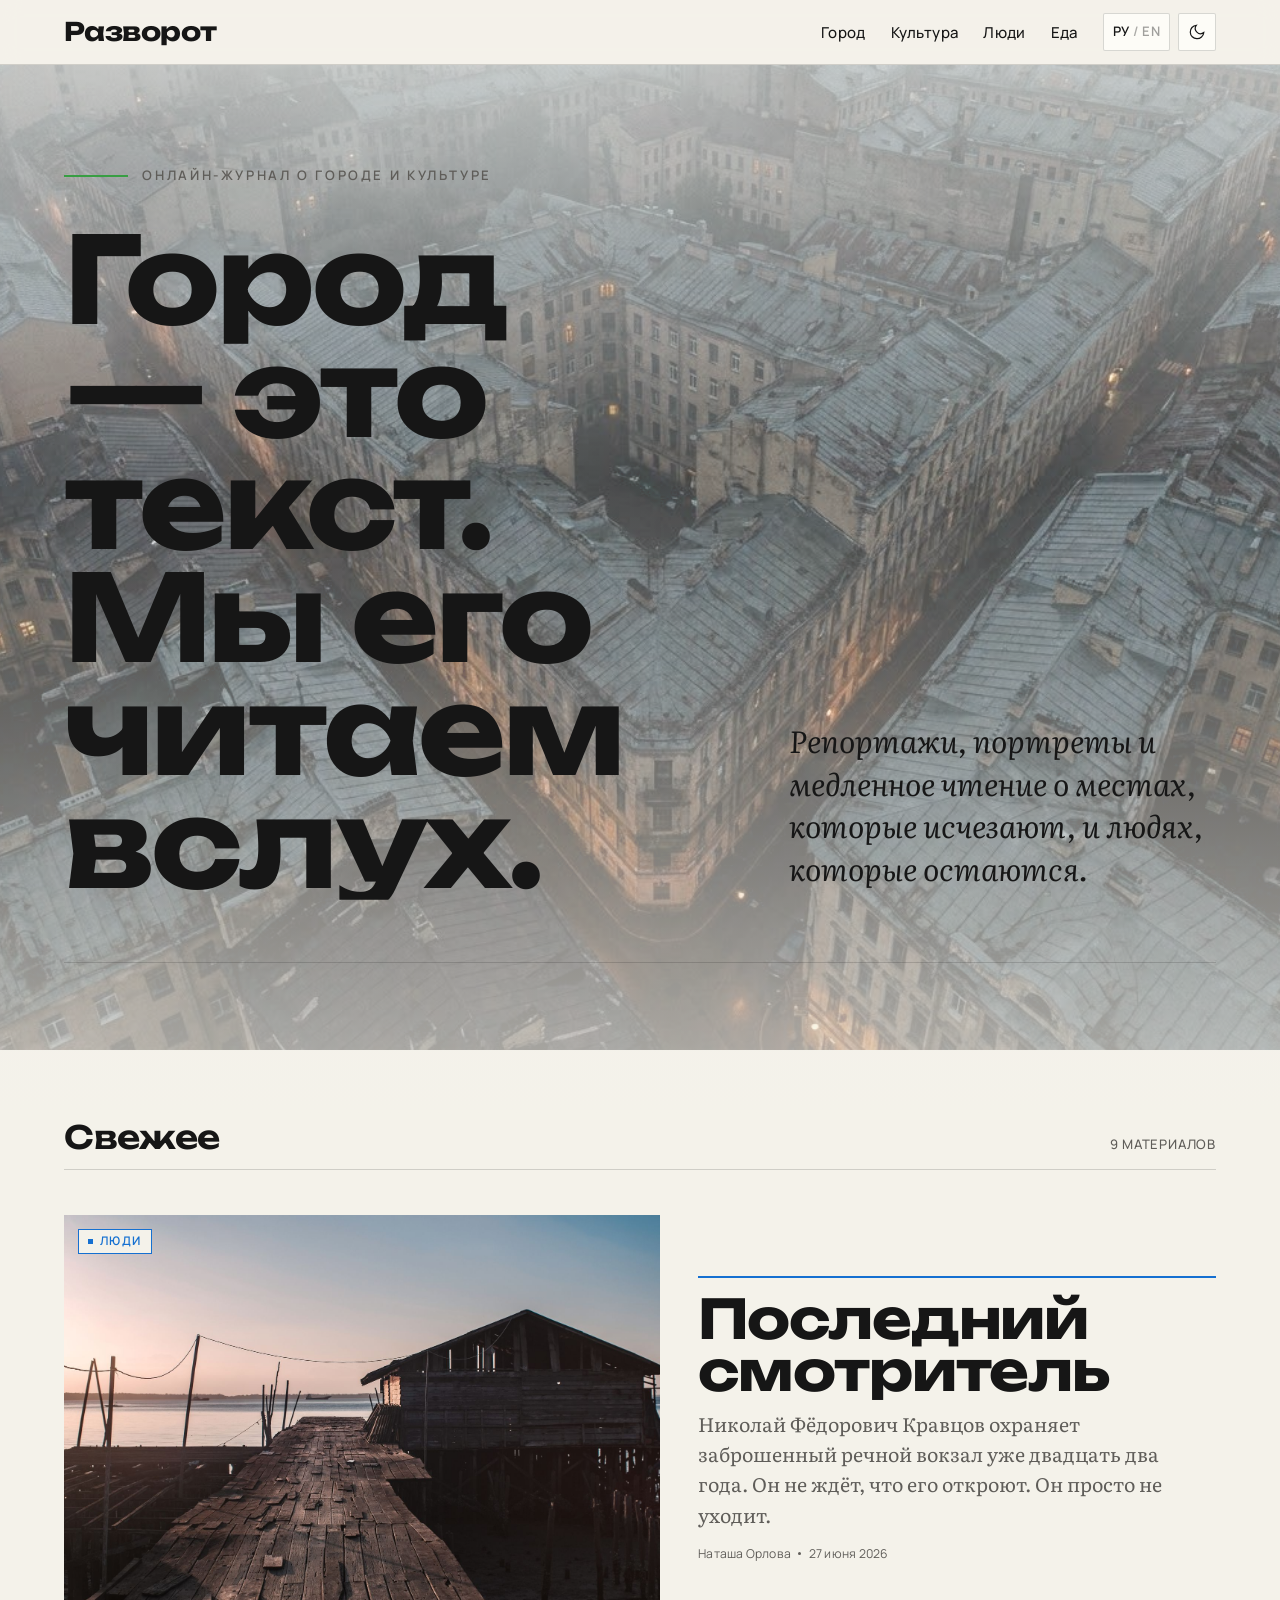
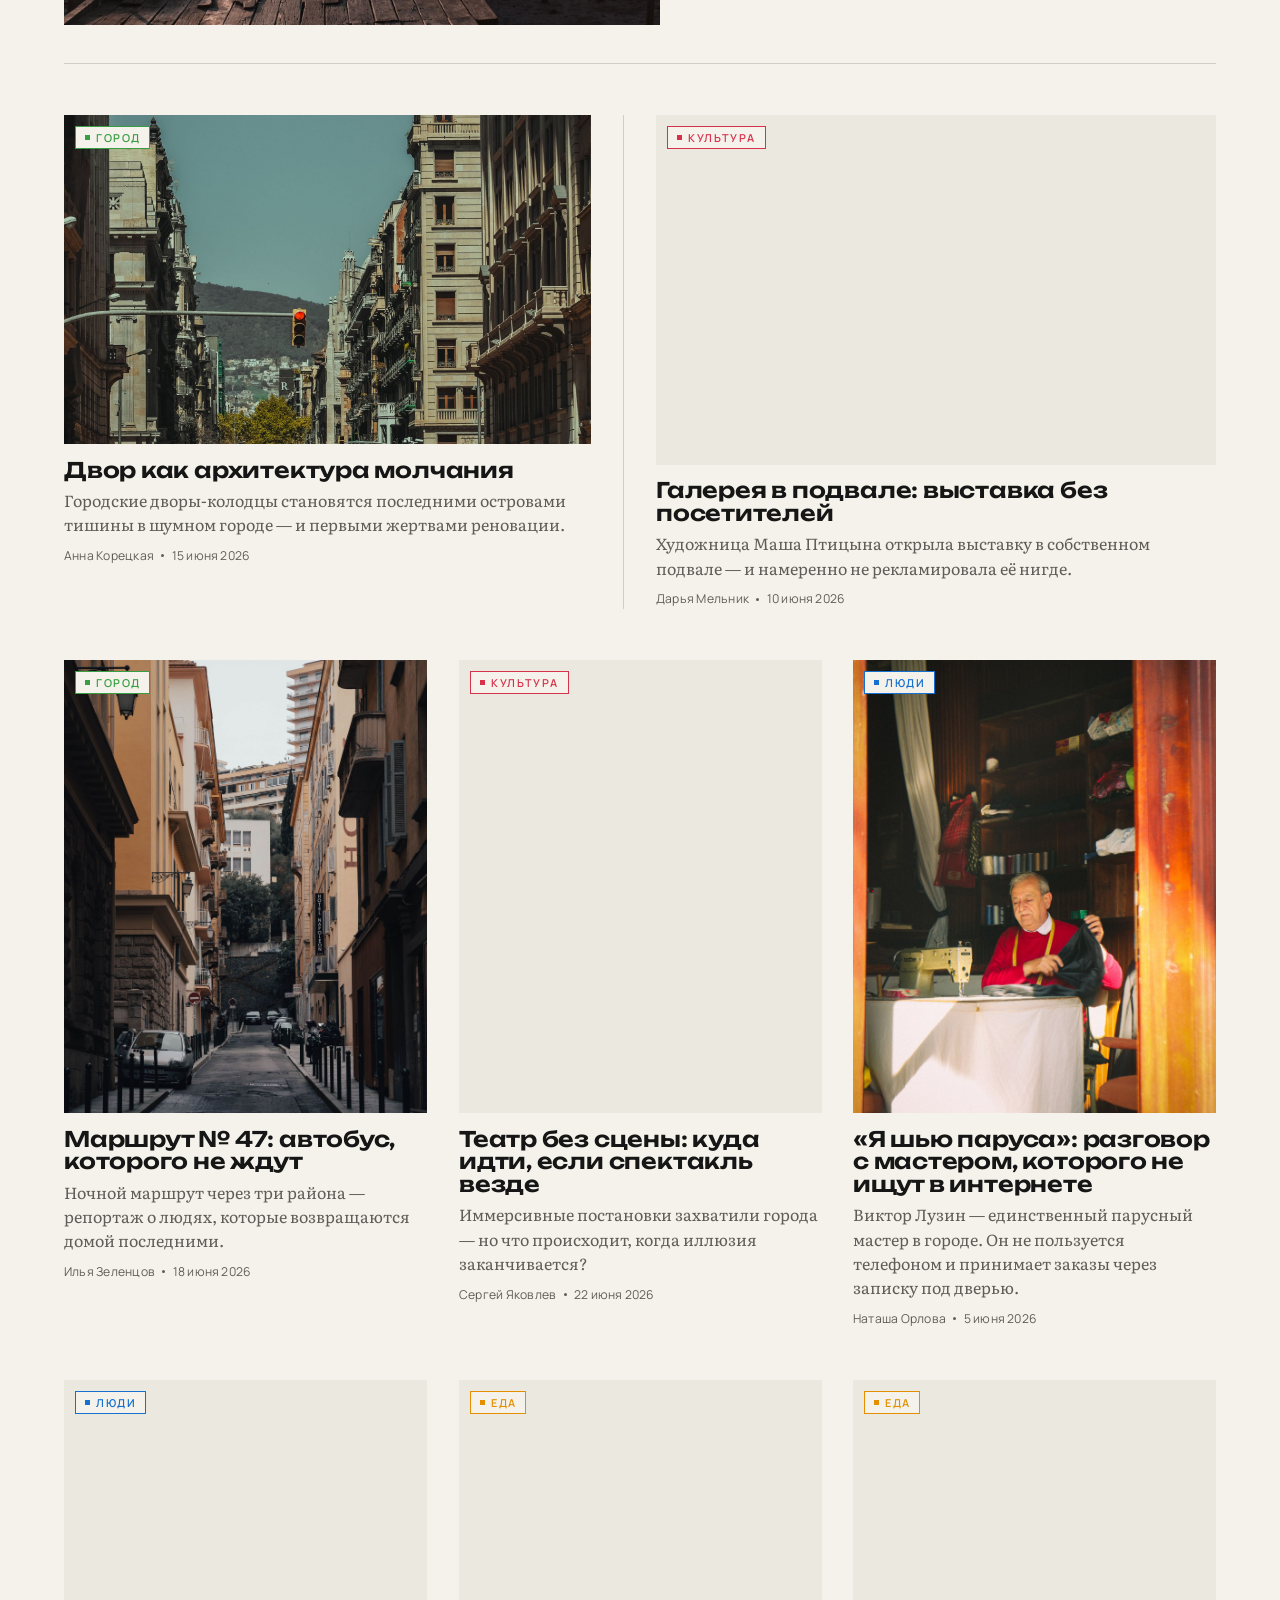
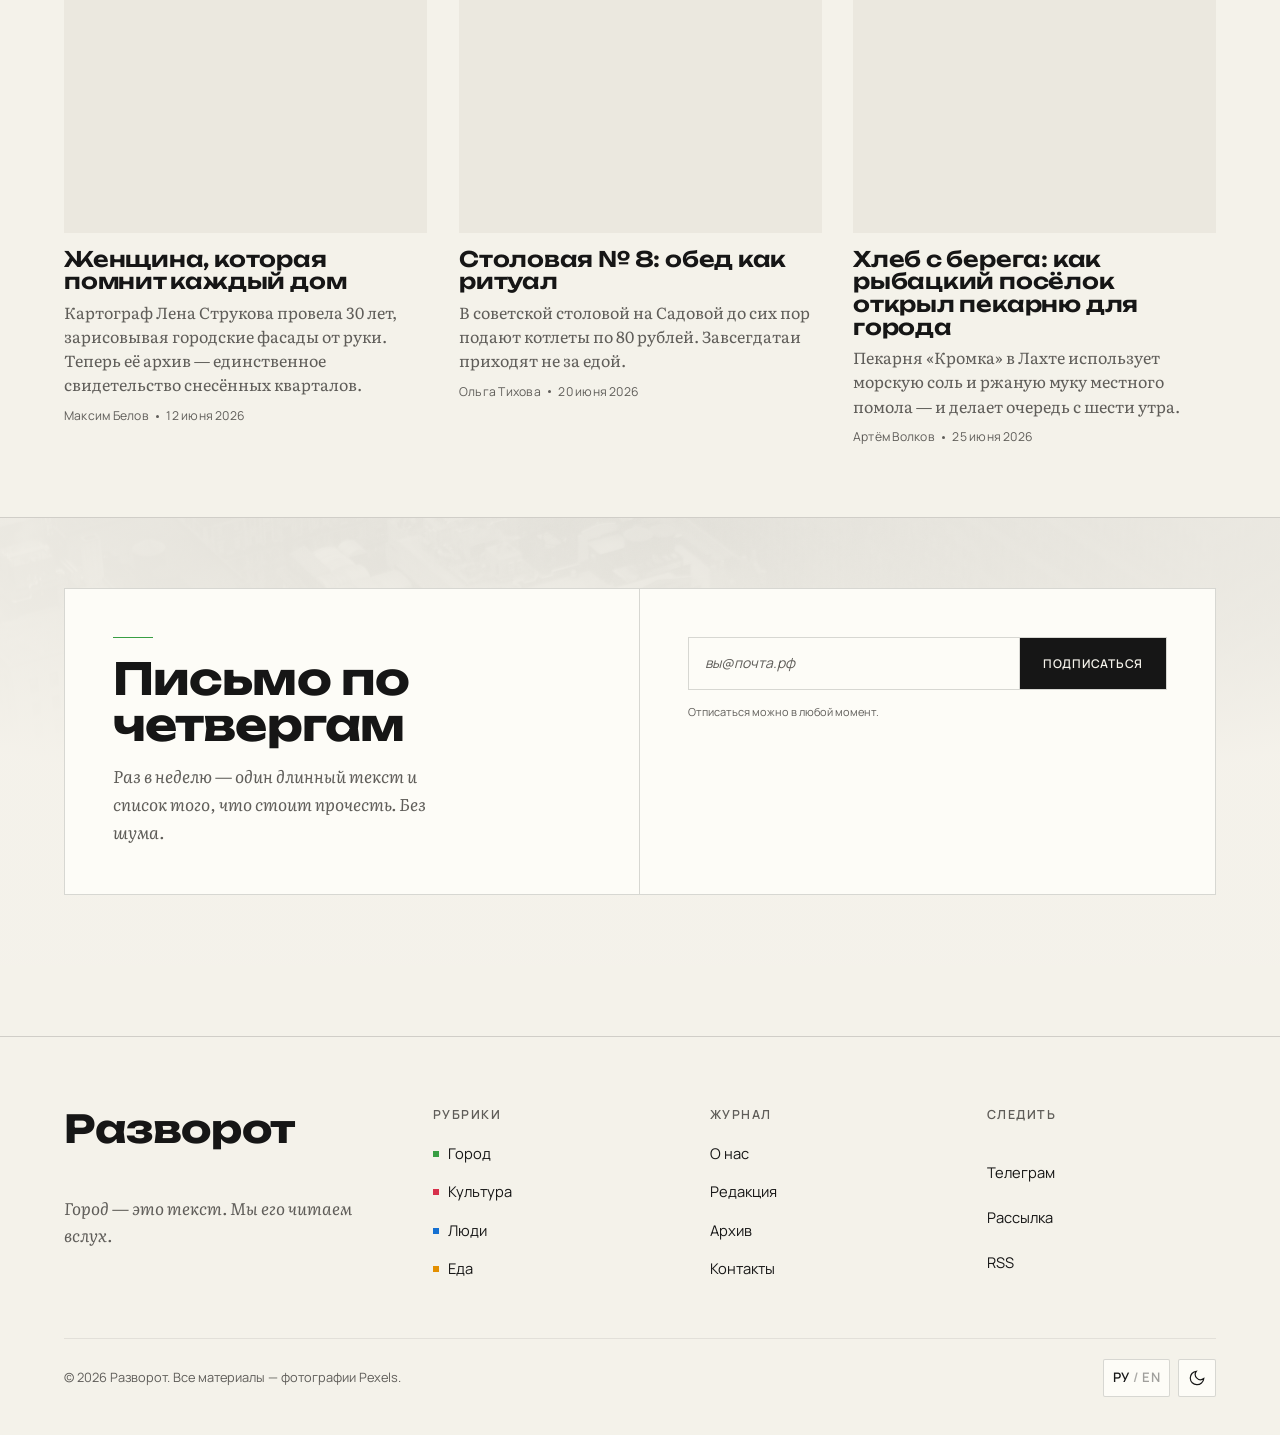
<file: index.html>
<!DOCTYPE html>
<html lang="ru" data-theme="light">
<head>
  <meta charset="UTF-8">
  <meta name="viewport" content="width=device-width, initial-scale=1">
  <title data-ru="Разворот — журнал о городе и культуре" data-en="Razvorot — a magazine of city and culture">Разворот — журнал о городе и культуре</title>
  <meta name="description" data-ru="Город — это текст. Мы его читаем вслух." data-en="The city is a text. We read it aloud." content="Город — это текст. Мы его читаем вслух.">

  <!-- Favicon -->
  <link rel="icon" href="data:image/svg+xml,%3Csvg xmlns='http://www.w3.org/2000/svg' viewBox='0 0 32 32'%3E%3Crect width='32' height='32' fill='%23f2efe6'/%3E%3Ctext x='16' y='23' font-family='Georgia,serif' font-size='22' font-weight='700' text-anchor='middle' fill='%231a1a1a'%3E%D0%A0%3C/text%3E%3C/svg%3E">

  <!-- Theme-before-paint (no FOUC) -->
  <script>
    (function () {
      /* Mark JS active BEFORE paint — reveal.js hides content only under html.js,
         so a no-JS / failed-JS load shows everything (progressive enhancement). */
      document.documentElement.classList.add('js');
      try {
        var t = localStorage.getItem('razvorot-theme');
        if (!t) t = matchMedia('(prefers-color-scheme: dark)').matches ? 'dark' : 'light';
        document.documentElement.setAttribute('data-theme', t);
        var l = localStorage.getItem('razvorot-lang');
        if (l === 'en') document.documentElement.setAttribute('lang', 'en');
      } catch (e) {}
    })();
  </script>

  <!-- Fonts: Unbounded (display) + Literata (body serif) + Manrope (ui), cyrillic+latin -->
  <link rel="preconnect" href="https://fonts.googleapis.com">
  <link rel="preconnect" href="https://fonts.gstatic.com" crossorigin>
  <link href="https://fonts.googleapis.com/css2?family=Unbounded:wght@600;700;800&family=Literata:ital,wght@0,400;0,500;0,600;1,400;1,500&family=Manrope:wght@400;500;600;700&display=swap&subset=cyrillic,latin" rel="stylesheet">

  <!-- Styles -->
  <link rel="stylesheet" href="css/base.css">
  <link rel="stylesheet" href="css/blocks/header.css">
  <link rel="stylesheet" href="css/blocks/masthead.css">
  <link rel="stylesheet" href="css/blocks/lenta.css">
  <link rel="stylesheet" href="css/blocks/newsletter.css">
  <link rel="stylesheet" href="css/blocks/footer.css">
</head>
<body>
  <!-- Scroll progress -->
  <div class="scroll-progress" aria-hidden="true">
    <div class="scroll-progress__bar" data-scroll-progress></div>
  </div>

  <a class="skip-link" href="#main" data-ru="К содержанию" data-en="Skip to content">К содержанию</a>

  <!-- ============ SHARED HEADER ============ -->
  <header class="site-header">
    <div class="container site-header__inner">
      <a class="wordmark" href="index.html" data-ru="Разворот" data-en="Razvorot">Разворот</a>

      <nav class="site-nav" aria-label="Рубрики">
        <ul class="site-nav__list">
          <li><a class="site-nav__link" href="rubric.html" data-rubric="city"    data-ru="Город" data-en="City">Город</a></li>
          <li><a class="site-nav__link" href="rubric.html" data-rubric="culture" data-ru="Культура" data-en="Culture">Культура</a></li>
          <li><a class="site-nav__link" href="rubric.html" data-rubric="people"  data-ru="Люди" data-en="People">Люди</a></li>
          <li><a class="site-nav__link" href="rubric.html" data-rubric="food"    data-ru="Еда" data-en="Food">Еда</a></li>
        </ul>

        <div class="site-tools">
          <button class="toggle-btn" data-lang-toggle type="button" aria-pressed="false" aria-label="Сменить язык / Switch language">
            <span class="lang-toggle__ru">РУ</span><span class="lang-toggle__sep">/</span><span class="lang-toggle__en">EN</span>
          </button>
          <button class="toggle-btn" data-theme-toggle type="button" aria-pressed="false"
                  data-label-dark="Тёмная тема" data-label-light="Светлая тема" aria-label="Тёмная тема">
            <svg class="theme-toggle__icon theme-toggle__moon" viewBox="0 0 24 24" fill="none" stroke="currentColor" stroke-width="1.6" aria-hidden="true"><path d="M21 12.8A9 9 0 1 1 11.2 3a7 7 0 0 0 9.8 9.8Z"/></svg>
            <svg class="theme-toggle__icon theme-toggle__sun" viewBox="0 0 24 24" fill="none" stroke="currentColor" stroke-width="1.6" aria-hidden="true"><circle cx="12" cy="12" r="4.2"/><path d="M12 2v2.5M12 19.5V22M2 12h2.5M19.5 12H22M4.9 4.9l1.8 1.8M17.3 17.3l1.8 1.8M19.1 4.9l-1.8 1.8M6.7 17.3l-1.8 1.8"/></svg>
          </button>
          <button class="burger" data-nav-toggle type="button" aria-expanded="false" aria-controls="nav-panel" aria-label="Меню">
            <span class="burger__bars"></span>
          </button>
        </div>
      </nav>
    </div>

    <!-- Mobile panel -->
    <div class="nav-panel" id="nav-panel" data-nav-panel data-open="false">
      <ul class="nav-panel__list">
        <li><a class="nav-panel__link" href="rubric.html"><span data-rubric="city"    data-ru="Город" data-en="City">Город</span></a></li>
        <li><a class="nav-panel__link" href="rubric.html"><span data-rubric="culture" data-ru="Культура" data-en="Culture">Культура</span></a></li>
        <li><a class="nav-panel__link" href="rubric.html"><span data-rubric="people"  data-ru="Люди" data-en="People">Люди</span></a></li>
        <li><a class="nav-panel__link" href="rubric.html"><span data-rubric="food"    data-ru="Еда" data-en="Food">Еда</span></a></li>
      </ul>
    </div>
  </header>

  <main id="main">
    <!-- ============ KINETIC MASTHEAD ============ -->
    <section class="masthead" data-masthead>
      <div class="container masthead__inner">
        <p class="masthead__eyebrow" data-reveal data-ru="Онлайн-журнал о городе и культуре" data-en="An online magazine of city and culture">Онлайн-журнал о городе и культуре</p>
        <h1 class="masthead__title">
          <span class="masthead__line" data-reveal-head data-ru="Город — это" data-en="The city is">Город — это</span>
          <span class="masthead__line" data-reveal-head data-ru="текст. Мы его" data-en="a text. We read">текст. Мы его</span>
          <span class="masthead__line" data-reveal-head data-ru="читаем вслух." data-en="it aloud.">читаем вслух.</span>
        </h1>
        <p class="masthead__tagline" data-reveal data-ru="Репортажи, портреты и медленное чтение о местах, которые исчезают, и людях, которые остаются." data-en="Reportage, portraits and slow reading about places that vanish and the people who stay.">Репортажи, портреты и медленное чтение о местах, которые исчезают, и людях, которые остаются.</p>
        <hr class="rule masthead__rule" data-reveal>
      </div>
    </section>

    <!-- ============ LENTA — broken grid of cards ============ -->
    <section class="lenta">
      <div class="container">
        <div class="lenta__head" data-reveal>
          <h2 class="lenta__title" data-ru="Свежее" data-en="Latest">Свежее</h2>
          <span class="lenta__count" data-ru="9 материалов" data-en="9 stories">9 материалов</span>
        </div>

        <div class="lenta__grid">

          <!-- HERO FEATURE -->
          <a class="card card--hero" href="article.html" data-rubric="people" data-reveal>
            <div class="card__media">
              <div class="card__img-wrap">
                <img class="card__img" src="img/hero-feature.jpg" width="1600" height="1100" loading="eager" decoding="async"
                     data-alt-ru="Заброшенный речной вокзал в сумерках" data-alt-en="An abandoned river terminal at dusk"
                     alt="Заброшенный речной вокзал в сумерках">
              </div>
              <span class="card__kicker" data-ru="Люди" data-en="People">Люди</span>
            </div>
            <div class="card__body">
              <h3 class="card__title" data-ru="Последний смотритель" data-en="The Last Caretaker">Последний смотритель</h3>
              <p class="card__dek" data-ru="Николай Фёдорович Кравцов охраняет заброшенный речной вокзал уже двадцать два года. Он не ждёт, что его откроют. Он просто не уходит." data-en="Nikolai Fyodorovich Kravtsov has been guarding an abandoned river terminal for twenty-two years. He is not waiting for it to reopen. He simply will not leave.">Николай Фёдорович Кравцов охраняет заброшенный речной вокзал уже двадцать два года. Он не ждёт, что его откроют. Он просто не уходит.</p>
              <p class="card__meta">
                <span data-ru="Наташа Орлова" data-en="Natasha Orlova">Наташа Орлова</span>
                <span class="card__meta-dot" aria-hidden="true"></span>
                <time datetime="2026-06-27" data-ru="27 июня 2026" data-en="June 27, 2026">27 июня 2026</time>
              </p>
            </div>
          </a>

          <!-- CITY 1 (wide) -->
          <a class="card card--wide" href="article.html" data-rubric="city" data-reveal style="--d:60ms">
            <div class="card__media">
              <div class="card__img-wrap">
                <img class="card__img" src="img/city-1.jpg" width="1600" height="1000" loading="eager" decoding="async"
                     data-alt-ru="Городская улица с барьерами и архитектурой" data-alt-en="A city street with barriers and architecture"
                     alt="Городская улица с барьерами и архитектурой">
              </div>
              <span class="card__kicker" data-ru="Город" data-en="City">Город</span>
            </div>
            <div class="card__body">
              <h3 class="card__title" data-ru="Двор как архитектура молчания" data-en="The Courtyard as Architecture of Silence">Двор как архитектура молчания</h3>
              <p class="card__dek" data-ru="Городские дворы-колодцы становятся последними островами тишины в шумном городе — и первыми жертвами реновации." data-en="The city's enclosed courtyards are the last refuges of quiet in a loud metropolis — and the first to fall to renovation.">Городские дворы-колодцы становятся последними островами тишины в шумном городе — и первыми жертвами реновации.</p>
              <p class="card__meta">
                <span data-ru="Анна Корецкая" data-en="Anna Koretskaya">Анна Корецкая</span>
                <span class="card__meta-dot" aria-hidden="true"></span>
                <time datetime="2026-06-15" data-ru="15 июня 2026" data-en="June 15, 2026">15 июня 2026</time>
              </p>
            </div>
          </a>

          <!-- CULTURE 1 (wide) -->
          <a class="card card--wide" href="article.html" data-rubric="culture" data-reveal style="--d:120ms">
            <div class="card__media">
              <div class="card__img-wrap">
                <img class="card__img" src="img/culture-1.jpg" width="1600" height="1000" loading="eager" decoding="async"
                     data-alt-ru="Художница за работой в мастерской среди картин" data-alt-en="An artist at work in her studio among paintings"
                     alt="Художница за работой в мастерской среди картин">
              </div>
              <span class="card__kicker" data-ru="Культура" data-en="Culture">Культура</span>
            </div>
            <div class="card__body">
              <h3 class="card__title" data-ru="Галерея в подвале: выставка без посетителей" data-en="Gallery in a Basement: An Exhibition With No Audience">Галерея в подвале: выставка без посетителей</h3>
              <p class="card__dek" data-ru="Художница Маша Птицына открыла выставку в собственном подвале — и намеренно не рекламировала её нигде." data-en="Artist Masha Ptitsyna opened a show in her own basement and deliberately didn't advertise it anywhere.">Художница Маша Птицына открыла выставку в собственном подвале — и намеренно не рекламировала её нигде.</p>
              <p class="card__meta">
                <span data-ru="Дарья Мельник" data-en="Daria Melnik">Дарья Мельник</span>
                <span class="card__meta-dot" aria-hidden="true"></span>
                <time datetime="2026-06-10" data-ru="10 июня 2026" data-en="June 10, 2026">10 июня 2026</time>
              </p>
            </div>
          </a>

          <!-- CITY 2 -->
          <a class="card" href="article.html" data-rubric="city" data-reveal>
            <div class="card__media">
              <div class="card__img-wrap">
                <img class="card__img" src="img/city-2.jpg" width="1600" height="2000" loading="lazy" decoding="async"
                     data-alt-ru="Узкая европейская улочка" data-alt-en="A narrow European alleyway"
                     alt="Узкая европейская улочка">
              </div>
              <span class="card__kicker" data-ru="Город" data-en="City">Город</span>
            </div>
            <div class="card__body">
              <h3 class="card__title" data-ru="Маршрут № 47: автобус, которого не ждут" data-en="Route 47: The Bus Nobody Waits For">Маршрут № 47: автобус, которого не ждут</h3>
              <p class="card__dek" data-ru="Ночной маршрут через три района — репортаж о людях, которые возвращаются домой последними." data-en="A late-night route through three districts — a report on the people who come home last.">Ночной маршрут через три района — репортаж о людях, которые возвращаются домой последними.</p>
              <p class="card__meta">
                <span data-ru="Илья Зеленцов" data-en="Ilya Zelentsov">Илья Зеленцов</span>
                <span class="card__meta-dot" aria-hidden="true"></span>
                <time datetime="2026-06-18" data-ru="18 июня 2026" data-en="June 18, 2026">18 июня 2026</time>
              </p>
            </div>
          </a>

          <!-- CULTURE 2 -->
          <a class="card" href="article.html" data-rubric="culture" data-reveal style="--d:60ms">
            <div class="card__media">
              <div class="card__img-wrap">
                <img class="card__img" src="img/culture-2.jpg" width="1600" height="1067" loading="lazy" decoding="async"
                     data-alt-ru="Сценический свет в дыму на иммерсивном спектакле" data-alt-en="Stage lights in haze at an immersive performance"
                     alt="Сценический свет в дыму на иммерсивном спектакле">
              </div>
              <span class="card__kicker" data-ru="Культура" data-en="Culture">Культура</span>
            </div>
            <div class="card__body">
              <h3 class="card__title" data-ru="Театр без сцены: куда идти, если спектакль везде" data-en="Theatre Without a Stage: Where to Go When the Show Is Everywhere">Театр без сцены: куда идти, если спектакль везде</h3>
              <p class="card__dek" data-ru="Иммерсивные постановки захватили города — но что происходит, когда иллюзия заканчивается?" data-en="Immersive productions have taken over cities — but what happens when the illusion runs out?">Иммерсивные постановки захватили города — но что происходит, когда иллюзия заканчивается?</p>
              <p class="card__meta">
                <span data-ru="Сергей Яковлев" data-en="Sergey Yakovlev">Сергей Яковлев</span>
                <span class="card__meta-dot" aria-hidden="true"></span>
                <time datetime="2026-06-22" data-ru="22 июня 2026" data-en="June 22, 2026">22 июня 2026</time>
              </p>
            </div>
          </a>

          <!-- PEOPLE 1 -->
          <a class="card" href="article.html" data-rubric="people" data-reveal style="--d:120ms">
            <div class="card__media">
              <div class="card__img-wrap">
                <img class="card__img" src="img/people-1.jpg" width="1600" height="2000" loading="lazy" decoding="async"
                     data-alt-ru="Пожилой мастер за швейной машиной в своей мастерской" data-alt-en="An elderly craftsman at his sewing machine in his workshop"
                     alt="Пожилой мастер за швейной машиной в своей мастерской">
              </div>
              <span class="card__kicker" data-ru="Люди" data-en="People">Люди</span>
            </div>
            <div class="card__body">
              <h3 class="card__title" data-ru="«Я шью паруса»: разговор с мастером, которого не ищут в интернете" data-en="'I Sew Sails': A Conversation With a Craftsman You Won't Find Online">«Я шью паруса»: разговор с мастером, которого не ищут в интернете</h3>
              <p class="card__dek" data-ru="Виктор Лузин — единственный парусный мастер в городе. Он не пользуется телефоном и принимает заказы через записку под дверью." data-en="Viktor Luzin is the city's only sailmaker. He doesn't use a phone and accepts orders via a note slipped under his door.">Виктор Лузин — единственный парусный мастер в городе. Он не пользуется телефоном и принимает заказы через записку под дверью.</p>
              <p class="card__meta">
                <span data-ru="Наташа Орлова" data-en="Natasha Orlova">Наташа Орлова</span>
                <span class="card__meta-dot" aria-hidden="true"></span>
                <time datetime="2026-06-05" data-ru="5 июня 2026" data-en="June 5, 2026">5 июня 2026</time>
              </p>
            </div>
          </a>

          <!-- PEOPLE 2 -->
          <a class="card" href="article.html" data-rubric="people" data-reveal>
            <div class="card__media">
              <div class="card__img-wrap">
                <img class="card__img" src="img/cartographer.jpg" width="1600" height="1200" loading="lazy" decoding="async"
                     data-alt-ru="Картограф в архиве среди своих рисунков" data-alt-en="A cartographer in her archive among her drawings"
                     alt="Картограф в архиве среди своих рисунков">
              </div>
              <span class="card__kicker" data-ru="Люди" data-en="People">Люди</span>
            </div>
            <div class="card__body">
              <h3 class="card__title" data-ru="Женщина, которая помнит каждый дом" data-en="The Woman Who Remembers Every Building">Женщина, которая помнит каждый дом</h3>
              <p class="card__dek" data-ru="Картограф Лена Струкова провела 30 лет, зарисовывая городские фасады от руки. Теперь её архив — единственное свидетельство снесённых кварталов." data-en="Cartographer Lena Strukova spent 30 years sketching city facades by hand. Her archive is now the only record of demolished blocks.">Картограф Лена Струкова провела 30 лет, зарисовывая городские фасады от руки. Теперь её архив — единственное свидетельство снесённых кварталов.</p>
              <p class="card__meta">
                <span data-ru="Максим Белов" data-en="Maxim Belov">Максим Белов</span>
                <span class="card__meta-dot" aria-hidden="true"></span>
                <time datetime="2026-06-12" data-ru="12 июня 2026" data-en="June 12, 2026">12 июня 2026</time>
              </p>
            </div>
          </a>

          <!-- FOOD 1 -->
          <a class="card" href="article.html" data-rubric="food" data-reveal style="--d:60ms">
            <div class="card__media">
              <div class="card__img-wrap">
                <img class="card__img" src="img/food-1.jpg" width="1600" height="2000" loading="lazy" decoding="async"
                     data-alt-ru="Тарелка пасты со сливочным соусом" data-alt-en="A plate of pasta with cream sauce"
                     alt="Тарелка пасты со сливочным соусом">
              </div>
              <span class="card__kicker" data-ru="Еда" data-en="Food">Еда</span>
            </div>
            <div class="card__body">
              <h3 class="card__title" data-ru="Столовая № 8: обед как ритуал" data-en="Canteen No. 8: Lunch as Ritual">Столовая № 8: обед как ритуал</h3>
              <p class="card__dek" data-ru="В советской столовой на Садовой до сих пор подают котлеты по 80 рублей. Завсегдатаи приходят не за едой." data-en="A Soviet-era canteen on Sadovaya still serves cutlets for 80 rubles. The regulars don't come for the food.">В советской столовой на Садовой до сих пор подают котлеты по 80 рублей. Завсегдатаи приходят не за едой.</p>
              <p class="card__meta">
                <span data-ru="Ольга Тихова" data-en="Olga Tikhova">Ольга Тихова</span>
                <span class="card__meta-dot" aria-hidden="true"></span>
                <time datetime="2026-06-20" data-ru="20 июня 2026" data-en="June 20, 2026">20 июня 2026</time>
              </p>
            </div>
          </a>

          <!-- FOOD 2 -->
          <a class="card" href="article.html" data-rubric="food" data-reveal style="--d:120ms">
            <div class="card__media">
              <div class="card__img-wrap">
                <img class="card__img" src="img/food-2.jpg" width="1600" height="2000" loading="lazy" decoding="async"
                     data-alt-ru="Тартар из тунца на белой тарелке" data-alt-en="Tuna tartare on a white plate"
                     alt="Тартар из тунца на белой тарелке">
              </div>
              <span class="card__kicker" data-ru="Еда" data-en="Food">Еда</span>
            </div>
            <div class="card__body">
              <h3 class="card__title" data-ru="Хлеб с берега: как рыбацкий посёлок открыл пекарню для города" data-en="Bread From the Shore: How a Fishing Village Opened a Bakery for the City">Хлеб с берега: как рыбацкий посёлок открыл пекарню для города</h3>
              <p class="card__dek" data-ru="Пекарня «Кромка» в Лахте использует морскую соль и ржаную муку местного помола — и делает очередь с шести утра." data-en="Kromka bakery in Lakhta uses sea salt and locally milled rye flour — and draws a queue from six in the morning.">Пекарня «Кромка» в Лахте использует морскую соль и ржаную муку местного помола — и делает очередь с шести утра.</p>
              <p class="card__meta">
                <span data-ru="Артём Волков" data-en="Artyom Volkov">Артём Волков</span>
                <span class="card__meta-dot" aria-hidden="true"></span>
                <time datetime="2026-06-25" data-ru="25 июня 2026" data-en="June 25, 2026">25 июня 2026</time>
              </p>
            </div>
          </a>

        </div>
      </div>
    </section>

    <!-- ============ NEWSLETTER ============ -->
    <section class="newsletter">
      <div class="container">
        <div class="newsletter__inner" data-reveal data-newsletter>
          <div>
            <h2 class="newsletter__title" data-ru="Письмо по четвергам" data-en="A letter on Thursdays">Письмо по четвергам</h2>
            <p class="newsletter__lead" data-ru="Раз в неделю — один длинный текст и список того, что стоит прочесть. Без шума." data-en="Once a week — one long read and a short list worth your time. No noise.">Раз в неделю — один длинный текст и список того, что стоит прочесть. Без шума.</p>
          </div>

          <form class="newsletter__form" data-newsletter-form novalidate>
            <div class="newsletter__row">
              <input class="newsletter__input" type="email" name="email" required autocomplete="email"
                     data-ru="вы@почта.рф" data-en="you@email.com" placeholder="вы@почта.рф"
                     aria-label="Email">
              <button class="newsletter__btn" type="submit" data-ru="Подписаться" data-en="Subscribe">Подписаться</button>
            </div>
            <p class="newsletter__note" data-ru="Отписаться можно в любой момент." data-en="Unsubscribe anytime.">Отписаться можно в любой момент.</p>
          </form>

          <p class="newsletter__success" role="status">
            <svg class="newsletter__success-icon" viewBox="0 0 26 26" fill="none" aria-hidden="true">
              <circle cx="13" cy="13" r="11.5" stroke-width="1.5"/>
              <path d="M7.5 13.5l3.5 3.5 7.5-8" stroke-width="2" stroke-linecap="round" stroke-linejoin="round"/>
            </svg>
            <span data-ru="Готово — проверьте почту." data-en="Done — check your inbox.">Готово — проверьте почту.</span>
          </p>
        </div>
      </div>
    </section>
  </main>

  <!-- ============ SHARED FOOTER ============ -->
  <footer class="site-footer">
    <div class="container">
      <div class="site-footer__top">
        <div class="site-footer__brand" data-reveal>
          <a class="wordmark" href="index.html" data-ru="Разворот" data-en="Razvorot">Разворот</a>
          <p class="site-footer__about" data-ru="Город — это текст. Мы его читаем вслух." data-en="The city is a text. We read it aloud.">Город — это текст. Мы его читаем вслух.</p>
        </div>

        <div class="footer-col" data-reveal style="--d:150ms">
          <h3 class="footer-col__title" data-ru="Рубрики" data-en="Rubrics">Рубрики</h3>
          <ul class="footer-col__list">
            <li><a class="footer-col__link" href="rubric.html" data-rubric="city"    data-ru="Город" data-en="City">Город</a></li>
            <li><a class="footer-col__link" href="rubric.html" data-rubric="culture" data-ru="Культура" data-en="Culture">Культура</a></li>
            <li><a class="footer-col__link" href="rubric.html" data-rubric="people"  data-ru="Люди" data-en="People">Люди</a></li>
            <li><a class="footer-col__link" href="rubric.html" data-rubric="food"    data-ru="Еда" data-en="Food">Еда</a></li>
          </ul>
        </div>

        <div class="footer-col" data-reveal style="--d:300ms">
          <h3 class="footer-col__title" data-ru="Журнал" data-en="Magazine">Журнал</h3>
          <ul class="footer-col__list">
            <li><a class="footer-col__link" href="#" data-ru="О нас" data-en="About">О нас</a></li>
            <li><a class="footer-col__link" href="#" data-ru="Редакция" data-en="Editorial team">Редакция</a></li>
            <li><a class="footer-col__link" href="#" data-ru="Архив" data-en="Archive">Архив</a></li>
            <li><a class="footer-col__link" href="#" data-ru="Контакты" data-en="Contacts">Контакты</a></li>
          </ul>
        </div>

        <div class="footer-col" data-reveal style="--d:450ms">
          <h3 class="footer-col__title" data-ru="Следить" data-en="Follow">Следить</h3>
          <ul class="footer-col__list">
            <li><a class="footer-col__link" href="#" data-ru="Телеграм" data-en="Telegram">Телеграм</a></li>
            <li><a class="footer-col__link" href="#" data-ru="Рассылка" data-en="Newsletter">Рассылка</a></li>
            <li><a class="footer-col__link" href="#" data-ru="RSS" data-en="RSS">RSS</a></li>
          </ul>
        </div>
      </div>

      <div class="site-footer__bottom">
        <p class="site-footer__copy" data-ru="© 2026 Разворот. Все материалы — фотографии Pexels." data-en="© 2026 Razvorot. All imagery courtesy of Pexels.">© 2026 Разворот. Все материалы — фотографии Pexels.</p>
        <div class="site-tools">
          <button class="toggle-btn" data-lang-toggle type="button" aria-pressed="false" aria-label="Сменить язык / Switch language">
            <span class="lang-toggle__ru">РУ</span><span class="lang-toggle__sep">/</span><span class="lang-toggle__en">EN</span>
          </button>
          <button class="toggle-btn" data-theme-toggle type="button" aria-pressed="false"
                  data-label-dark="Тёмная тема" data-label-light="Светлая тема" aria-label="Тёмная тема">
            <svg class="theme-toggle__icon theme-toggle__moon" viewBox="0 0 24 24" fill="none" stroke="currentColor" stroke-width="1.6" aria-hidden="true"><path d="M21 12.8A9 9 0 1 1 11.2 3a7 7 0 0 0 9.8 9.8Z"/></svg>
            <svg class="theme-toggle__icon theme-toggle__sun" viewBox="0 0 24 24" fill="none" stroke="currentColor" stroke-width="1.6" aria-hidden="true"><circle cx="12" cy="12" r="4.2"/><path d="M12 2v2.5M12 19.5V22M2 12h2.5M19.5 12H22M4.9 4.9l1.8 1.8M17.3 17.3l1.8 1.8M19.1 4.9l-1.8 1.8M6.7 17.3l-1.8 1.8"/></svg>
          </button>
        </div>
      </div>
    </div>
  </footer>

  <!-- Newsletter success (small, page-local) -->
  <script>
    (function () {
      var box = document.querySelector('[data-newsletter]');
      var form = document.querySelector('[data-newsletter-form]');
      if (!box || !form) return;
      form.addEventListener('submit', function (e) {
        e.preventDefault();
        var email = form.querySelector('input[type="email"]');
        if (!email || !email.value || !email.checkValidity()) { email && email.focus(); return; }
        box.classList.add('is-done');
      });
    })();
  </script>

  <!-- Shared module entry -->
  <script type="module" src="js/main.js"></script>
</body>
</html>
</file>
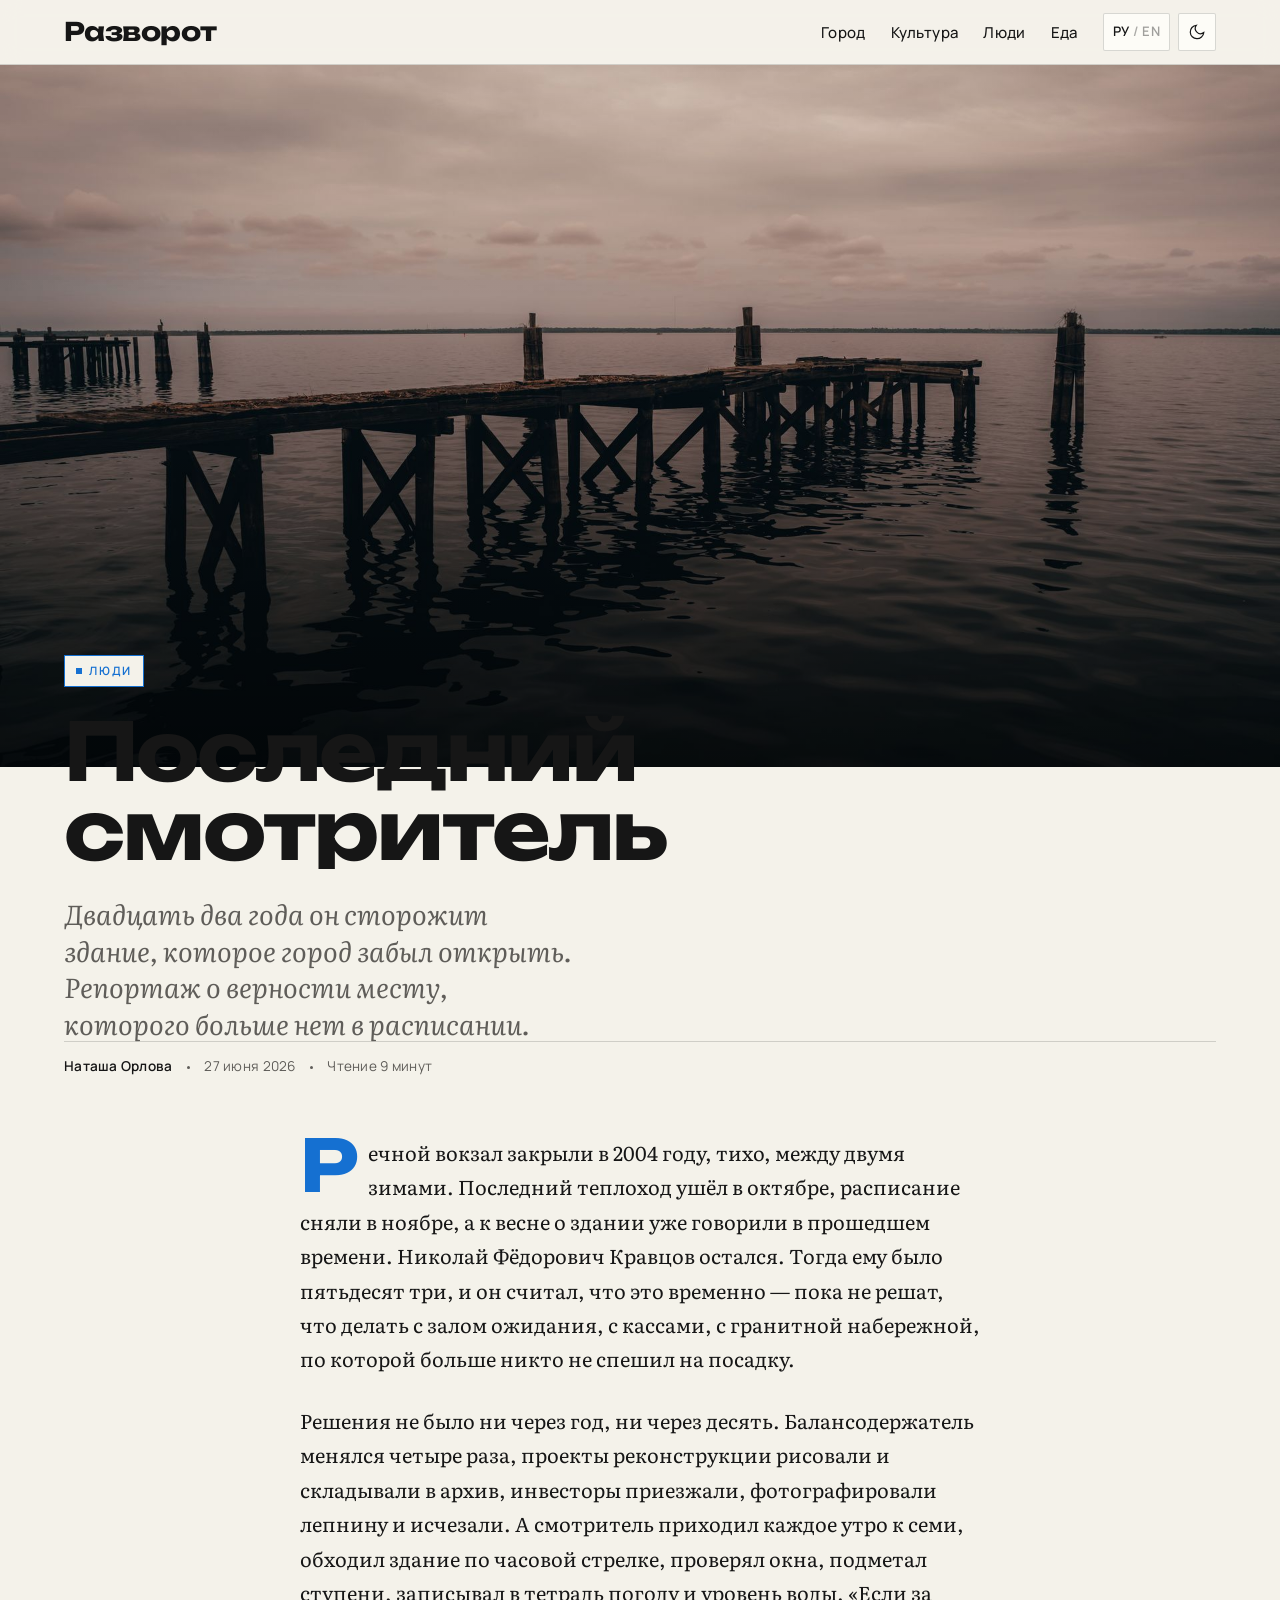
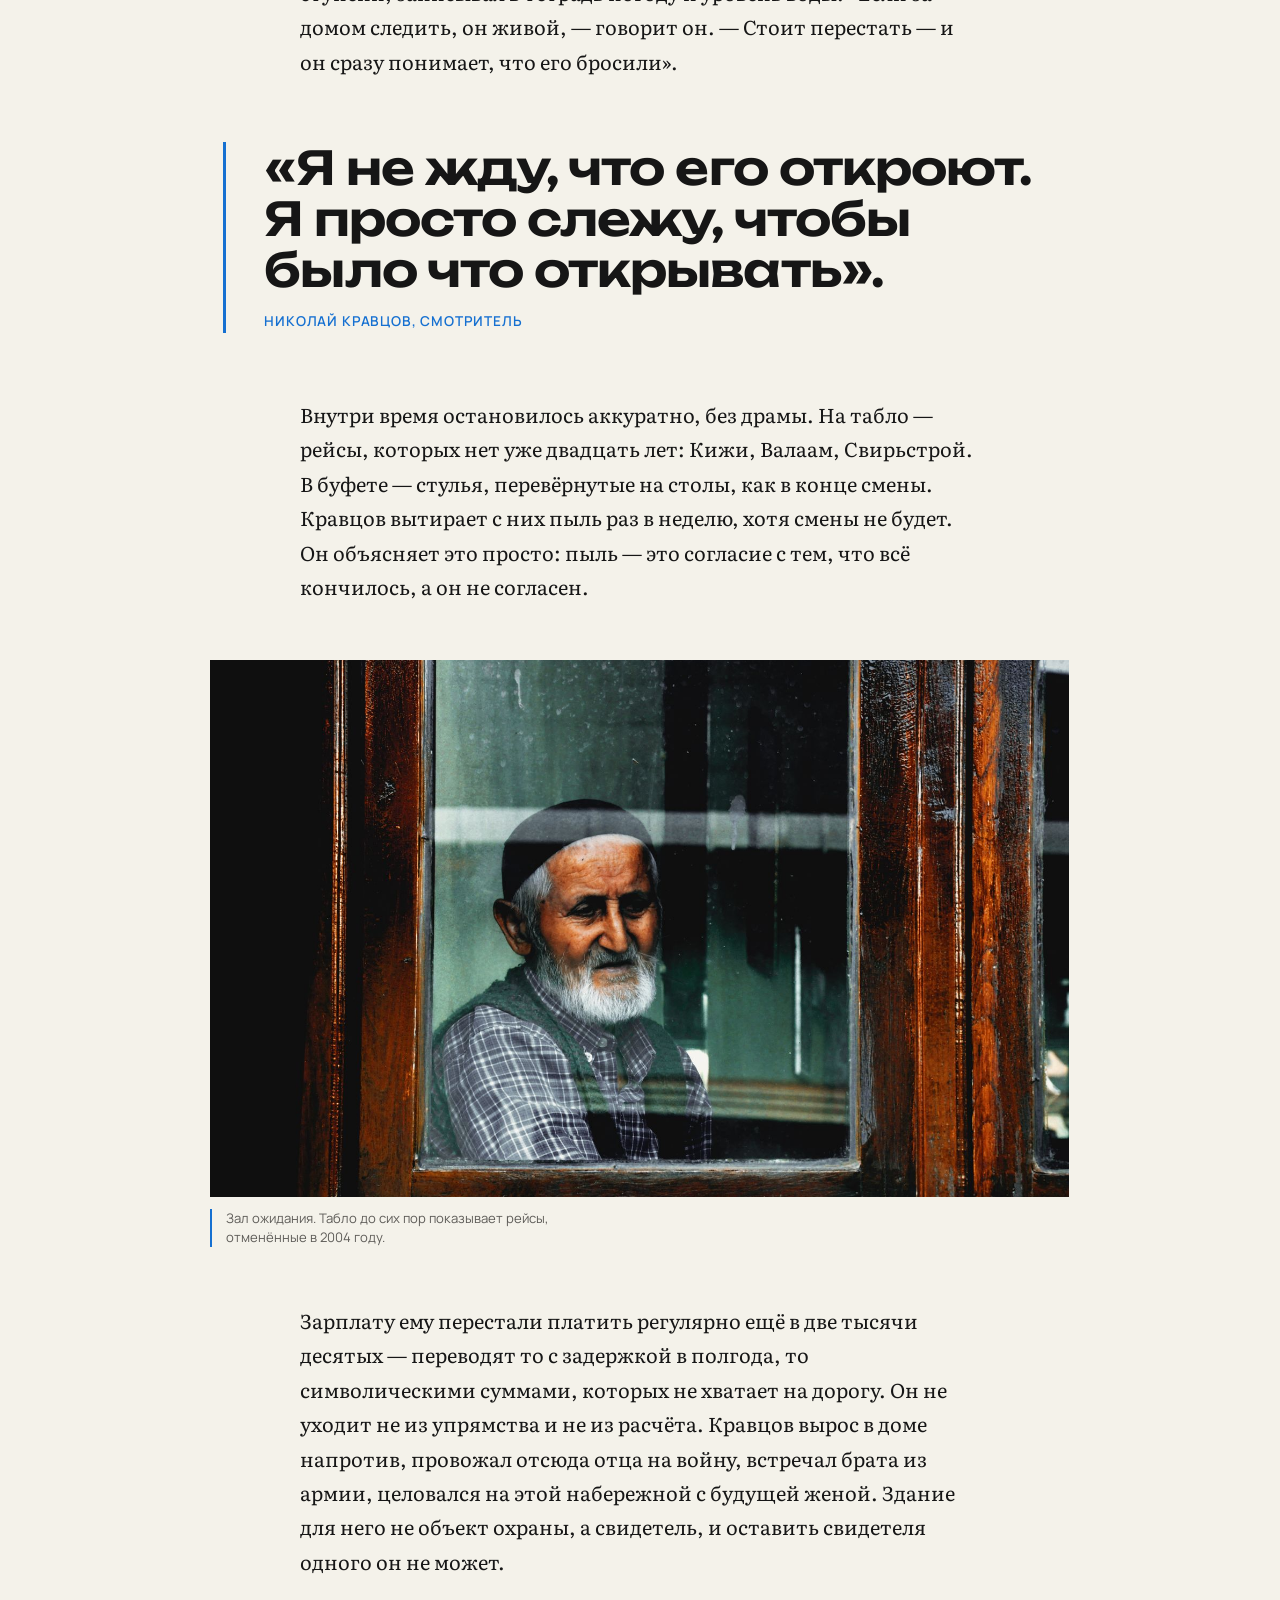
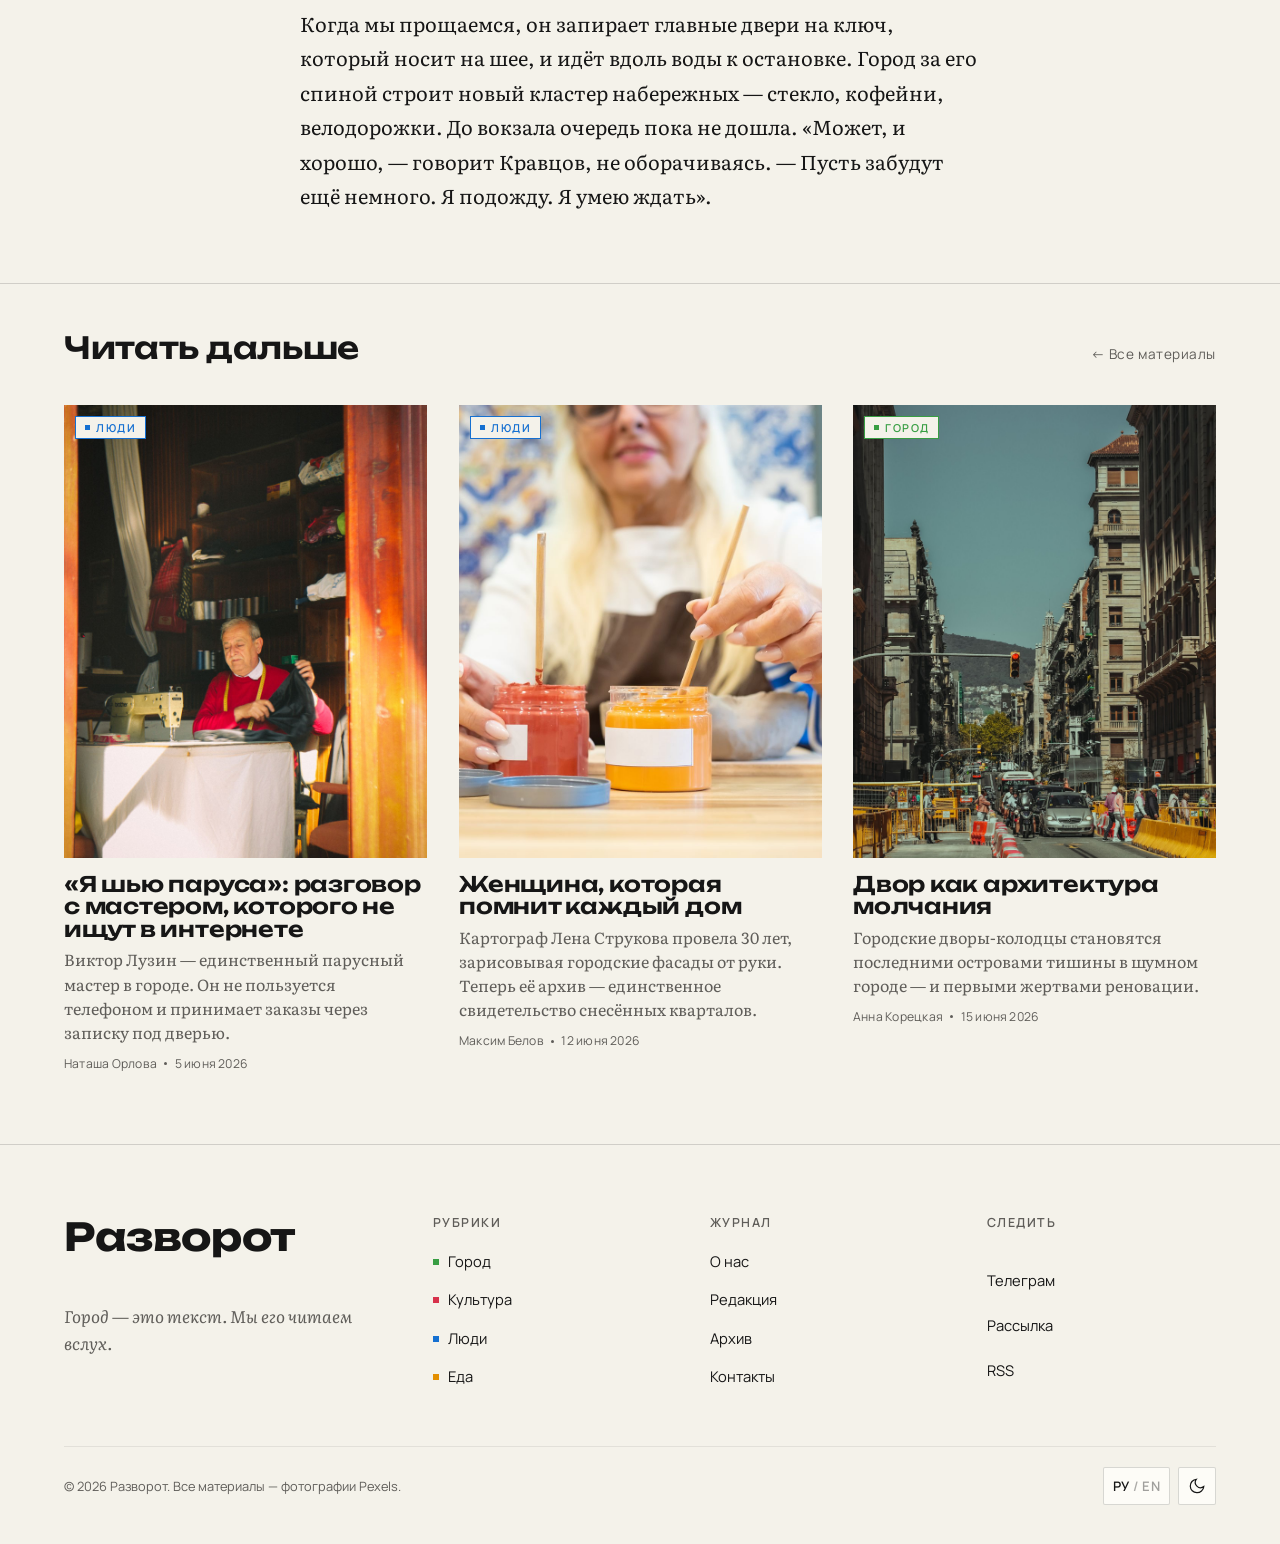
<file: article.html>
<!DOCTYPE html>
<html lang="ru" data-theme="light">
<head>
  <meta charset="UTF-8">
  <meta name="viewport" content="width=device-width, initial-scale=1">
  <title data-ru="Последний смотритель — Разворот" data-en="The Last Caretaker — Razvorot">Последний смотритель — Разворот</title>
  <meta name="description" data-ru="Николай Фёдорович Кравцов охраняет заброшенный речной вокзал уже двадцать два года." data-en="Nikolai Fyodorovich Kravtsov has guarded an abandoned river terminal for twenty-two years." content="Николай Фёдорович Кравцов охраняет заброшенный речной вокзал уже двадцать два года.">

  <!-- Favicon -->
  <link rel="icon" href="data:image/svg+xml,%3Csvg xmlns='http://www.w3.org/2000/svg' viewBox='0 0 32 32'%3E%3Crect width='32' height='32' fill='%23f2efe6'/%3E%3Ctext x='16' y='23' font-family='Georgia,serif' font-size='22' font-weight='700' text-anchor='middle' fill='%231a1a1a'%3E%D0%A0%3C/text%3E%3C/svg%3E">

  <!-- Theme-before-paint (no FOUC) -->
  <script>
    (function () {
      /* Mark JS active BEFORE paint — reveal.js hides content only under html.js,
         so a no-JS / failed-JS load shows everything (progressive enhancement). */
      document.documentElement.classList.add('js');
      try {
        var t = localStorage.getItem('razvorot-theme');
        if (!t) t = matchMedia('(prefers-color-scheme: dark)').matches ? 'dark' : 'light';
        document.documentElement.setAttribute('data-theme', t);
        var l = localStorage.getItem('razvorot-lang');
        if (l === 'en') document.documentElement.setAttribute('lang', 'en');
      } catch (e) {}
    })();
  </script>

  <!-- Fonts: Unbounded (display) + Literata (body serif) + Manrope (ui), cyrillic+latin -->
  <link rel="preconnect" href="https://fonts.googleapis.com">
  <link rel="preconnect" href="https://fonts.gstatic.com" crossorigin>
  <link href="https://fonts.googleapis.com/css2?family=Unbounded:wght@600;700;800&family=Literata:ital,wght@0,400;0,500;0,600;1,400;1,500&family=Manrope:wght@400;500;600;700&display=swap&subset=cyrillic,latin" rel="stylesheet">

  <!-- Styles -->
  <link rel="stylesheet" href="css/base.css">
  <link rel="stylesheet" href="css/blocks/header.css">
  <link rel="stylesheet" href="css/blocks/masthead.css">
  <link rel="stylesheet" href="css/blocks/lenta.css">
  <link rel="stylesheet" href="css/blocks/newsletter.css">
  <link rel="stylesheet" href="css/blocks/footer.css">
  <link rel="stylesheet" href="css/blocks/article.css">
</head>
<body>
  <!-- Scroll progress -->
  <div class="scroll-progress" aria-hidden="true">
    <div class="scroll-progress__bar" data-scroll-progress></div>
  </div>

  <a class="skip-link" href="#main" data-ru="К содержанию" data-en="Skip to content">К содержанию</a>

  <!-- ============ SHARED HEADER ============ -->
  <header class="site-header">
    <div class="container site-header__inner">
      <a class="wordmark" href="index.html" data-ru="Разворот" data-en="Razvorot">Разворот</a>

      <nav class="site-nav" aria-label="Рубрики">
        <ul class="site-nav__list">
          <li><a class="site-nav__link" href="rubric.html" data-rubric="city"    data-ru="Город" data-en="City">Город</a></li>
          <li><a class="site-nav__link" href="rubric.html" data-rubric="culture" data-ru="Культура" data-en="Culture">Культура</a></li>
          <li><a class="site-nav__link" href="rubric.html" data-rubric="people"  data-ru="Люди" data-en="People">Люди</a></li>
          <li><a class="site-nav__link" href="rubric.html" data-rubric="food"    data-ru="Еда" data-en="Food">Еда</a></li>
        </ul>

        <div class="site-tools">
          <button class="toggle-btn" data-lang-toggle type="button" aria-pressed="false" aria-label="Сменить язык / Switch language">
            <span class="lang-toggle__ru">РУ</span><span class="lang-toggle__sep">/</span><span class="lang-toggle__en">EN</span>
          </button>
          <button class="toggle-btn" data-theme-toggle type="button" aria-pressed="false"
                  data-label-dark="Тёмная тема" data-label-light="Светлая тема" aria-label="Тёмная тема">
            <svg class="theme-toggle__icon theme-toggle__moon" viewBox="0 0 24 24" fill="none" stroke="currentColor" stroke-width="1.6" aria-hidden="true"><path d="M21 12.8A9 9 0 1 1 11.2 3a7 7 0 0 0 9.8 9.8Z"/></svg>
            <svg class="theme-toggle__icon theme-toggle__sun" viewBox="0 0 24 24" fill="none" stroke="currentColor" stroke-width="1.6" aria-hidden="true"><circle cx="12" cy="12" r="4.2"/><path d="M12 2v2.5M12 19.5V22M2 12h2.5M19.5 12H22M4.9 4.9l1.8 1.8M17.3 17.3l1.8 1.8M19.1 4.9l-1.8 1.8M6.7 17.3l-1.8 1.8"/></svg>
          </button>
          <button class="burger" data-nav-toggle type="button" aria-expanded="false" aria-controls="nav-panel" aria-label="Меню">
            <span class="burger__bars"></span>
          </button>
        </div>
      </nav>
    </div>

    <!-- Mobile panel -->
    <div class="nav-panel" id="nav-panel" data-nav-panel data-open="false">
      <ul class="nav-panel__list">
        <li><a class="nav-panel__link" href="rubric.html"><span data-rubric="city"    data-ru="Город" data-en="City">Город</span></a></li>
        <li><a class="nav-panel__link" href="rubric.html"><span data-rubric="culture" data-ru="Культура" data-en="Culture">Культура</span></a></li>
        <li><a class="nav-panel__link" href="rubric.html"><span data-rubric="people"  data-ru="Люди" data-en="People">Люди</span></a></li>
        <li><a class="nav-panel__link" href="rubric.html"><span data-rubric="food"    data-ru="Еда" data-en="Food">Еда</span></a></li>
      </ul>
    </div>
  </header>

  <main id="main">
    <!-- ============ ARTICLE ============ -->
    <article class="article" data-rubric="people">

      <!-- Full-bleed cover -->
      <div class="article-cover">
        <img class="article-cover__img" src="img/article-cover.jpg" width="1920" height="1080" loading="eager" decoding="async"
             data-alt-ru="Заброшенный речной вокзал у воды в холодном свете" data-alt-en="An abandoned river terminal by the water in cold light"
             alt="Заброшенный речной вокзал у воды в холодном свете">
      </div>

      <!-- Headline (overlaps cover bottom) -->
      <div class="container article-head">
        <div class="article-head__inner">
          <span class="article-head__kicker" data-reveal data-ru="Люди" data-en="People">Люди</span>
          <h1 class="article-head__title">
            <span class="article-head__line" data-reveal-head data-ru="Последний" data-en="The Last">Последний</span>
            <span class="article-head__line" data-reveal-head data-ru="смотритель" data-en="Caretaker">смотритель</span>
          </h1>
          <p class="article-head__dek" data-reveal data-ru="Двадцать два года он сторожит здание, которое город забыл открыть. Репортаж о верности месту, которого больше нет в расписании." data-en="For twenty-two years he has guarded a building the city forgot to reopen. A report on loyalty to a place that no longer appears in any timetable.">Двадцать два года он сторожит здание, которое город забыл открыть. Репортаж о верности месту, которого больше нет в расписании.</p>
        </div>

        <p class="article-meta" data-reveal>
          <span class="article-meta__author" data-ru="Наташа Орлова" data-en="Natasha Orlova">Наташа Орлова</span>
          <span class="article-meta__dot" aria-hidden="true"></span>
          <time datetime="2026-06-27" data-ru="27 июня 2026" data-en="June 27, 2026">27 июня 2026</time>
          <span class="article-meta__dot" aria-hidden="true"></span>
          <span data-ru="Чтение 9 минут" data-en="9 min read">Чтение 9 минут</span>
        </p>
      </div>

      <!-- Reading column ~68ch -->
      <div class="container">
        <div class="article-body">

          <p class="article-body__p article-body__p--lead" data-reveal data-ru="Речной вокзал закрыли в 2004 году, тихо, между двумя зимами. Последний теплоход ушёл в октябре, расписание сняли в ноябре, а к весне о здании уже говорили в прошедшем времени. Николай Фёдорович Кравцов остался. Тогда ему было пятьдесят три, и он считал, что это временно — пока не решат, что делать с залом ожидания, с кассами, с гранитной набережной, по которой больше никто не спешил на посадку." data-en="The river terminal was closed in 2004, quietly, between two winters. The last steamer left in October, the timetable came down in November, and by spring people already spoke of the building in the past tense. Nikolai Fyodorovich Kravtsov stayed. He was fifty-three then, and he assumed it was temporary — until someone decided what to do with the waiting hall, the ticket windows, the granite embankment where no one hurried to board anymore.">Речной вокзал закрыли в 2004 году, тихо, между двумя зимами. Последний теплоход ушёл в октябре, расписание сняли в ноябре, а к весне о здании уже говорили в прошедшем времени. Николай Фёдорович Кравцов остался. Тогда ему было пятьдесят три, и он считал, что это временно — пока не решат, что делать с залом ожидания, с кассами, с гранитной набережной, по которой больше никто не спешил на посадку.</p>

          <p class="article-body__p" data-reveal data-ru="Решения не было ни через год, ни через десять. Балансодержатель менялся четыре раза, проекты реконструкции рисовали и складывали в архив, инвесторы приезжали, фотографировали лепнину и исчезали. А смотритель приходил каждое утро к семи, обходил здание по часовой стрелке, проверял окна, подметал ступени, записывал в тетрадь погоду и уровень воды. «Если за домом следить, он живой, — говорит он. — Стоит перестать — и он сразу понимает, что его бросили»." data-en="A decision came neither in a year nor in ten. The custodian on paper changed four times, reconstruction plans were drawn and filed away, investors arrived, photographed the moldings and vanished. And the caretaker came every morning at seven, walked the building clockwise, checked the windows, swept the steps, noted the weather and the water level in a notebook. 'If you tend a house, it stays alive,' he says. 'Stop, and it understands at once that it has been abandoned.'">Решения не было ни через год, ни через десять. Балансодержатель менялся четыре раза, проекты реконструкции рисовали и складывали в архив, инвесторы приезжали, фотографировали лепнину и исчезали. А смотритель приходил каждое утро к семи, обходил здание по часовой стрелке, проверял окна, подметал ступени, записывал в тетрадь погоду и уровень воды. «Если за домом следить, он живой, — говорит он. — Стоит перестать — и он сразу понимает, что его бросили».</p>

          <!-- Floating pull-quote — OUTSIDE the reading column -->
          <figure class="article-pullquote" data-reveal>
            <p class="article-pullquote__text" data-ru="«Я не жду, что его откроют. Я просто слежу, чтобы было что открывать»." data-en="'I am not waiting for it to reopen. I just make sure there is something left to reopen.'">«Я не жду, что его откроют. Я просто слежу, чтобы было что открывать».</p>
            <figcaption class="article-pullquote__cite" data-ru="Николай Кравцов, смотритель" data-en="Nikolai Kravtsov, caretaker">Николай Кравцов, смотритель</figcaption>
          </figure>

          <p class="article-body__p" data-reveal data-ru="Внутри время остановилось аккуратно, без драмы. На табло — рейсы, которых нет уже двадцать лет: Кижи, Валаам, Свирьстрой. В буфете — стулья, перевёрнутые на столы, как в конце смены. Кравцов вытирает с них пыль раз в неделю, хотя смены не будет. Он объясняет это просто: пыль — это согласие с тем, что всё кончилось, а он не согласен." data-en="Inside, time has stopped neatly, without drama. On the departure board — routes that have not existed for twenty years: Kizhi, Valaam, Svirstroy. In the buffet — chairs turned up onto the tables, as at the end of a shift. Kravtsov wipes the dust off them once a week, though no shift will come. He explains it plainly: dust is consent that it is all over, and he does not consent.">Внутри время остановилось аккуратно, без драмы. На табло — рейсы, которых нет уже двадцать лет: Кижи, Валаам, Свирьстрой. В буфете — стулья, перевёрнутые на столы, как в конце смены. Кравцов вытирает с них пыль раз в неделю, хотя смены не будет. Он объясняет это просто: пыль — это согласие с тем, что всё кончилось, а он не согласен.</p>

          <!-- Inline image -->
          <figure class="article-figure" data-reveal>
            <div class="article-figure__img-wrap">
              <img class="article-figure__img" src="img/caretaker.jpg" width="1600" height="1200" loading="lazy" decoding="async"
                   data-alt-ru="Смотритель у окна пустого зала ожидания" data-alt-en="The caretaker by a window in the empty waiting hall"
                   alt="Смотритель у окна пустого зала ожидания">
            </div>
            <figcaption class="article-figure__cap" data-ru="Зал ожидания. Табло до сих пор показывает рейсы, отменённые в 2004 году." data-en="The waiting hall. The board still shows routes cancelled in 2004.">Зал ожидания. Табло до сих пор показывает рейсы, отменённые в 2004 году.</figcaption>
          </figure>

          <p class="article-body__p" data-reveal data-ru="Зарплату ему перестали платить регулярно ещё в две тысячи десятых — переводят то с задержкой в полгода, то символическими суммами, которых не хватает на дорогу. Он не уходит не из упрямства и не из расчёта. Кравцов вырос в доме напротив, провожал отсюда отца на войну, встречал брата из армии, целовался на этой набережной с будущей женой. Здание для него не объект охраны, а свидетель, и оставить свидетеля одного он не может." data-en="They stopped paying him regularly back in the early 2010s — the money comes either six months late or in token sums that don't cover the commute. He doesn't leave out of stubbornness or calculation. Kravtsov grew up in the house across the street; from here he saw his father off to war, met his brother home from the army, kissed his future wife on this embankment. The building is not an object to be guarded but a witness, and he cannot leave a witness alone.">Зарплату ему перестали платить регулярно ещё в две тысячи десятых — переводят то с задержкой в полгода, то символическими суммами, которых не хватает на дорогу. Он не уходит не из упрямства и не из расчёта. Кравцов вырос в доме напротив, провожал отсюда отца на войну, встречал брата из армии, целовался на этой набережной с будущей женой. Здание для него не объект охраны, а свидетель, и оставить свидетеля одного он не может.</p>

          <p class="article-body__p" data-reveal data-ru="Когда мы прощаемся, он запирает главные двери на ключ, который носит на шее, и идёт вдоль воды к остановке. Город за его спиной строит новый кластер набережных — стекло, кофейни, велодорожки. До вокзала очередь пока не дошла. «Может, и хорошо, — говорит Кравцов, не оборачиваясь. — Пусть забудут ещё немного. Я подожду. Я умею ждать»." data-en="When we say goodbye he locks the main doors with the key he wears around his neck and walks along the water toward the stop. Behind him the city is building a new embankment cluster — glass, coffee shops, bike lanes. The queue has not yet reached the terminal. 'Maybe that's for the best,' Kravtsov says without turning around. 'Let them forget a little longer. I'll wait. I know how to wait.'">Когда мы прощаемся, он запирает главные двери на ключ, который носит на шее, и идёт вдоль воды к остановке. Город за его спиной строит новый кластер набережных — стекло, кофейни, велодорожки. До вокзала очередь пока не дошла. «Может, и хорошо, — говорит Кравцов, не оборачиваясь. — Пусть забудут ещё немного. Я подожду. Я умею ждать».</p>

        </div>
      </div>

      <!-- Related articles strip (reuses .card) -->
      <section class="container article-related">
        <div class="article-related__head" data-reveal>
          <h2 class="article-related__title" data-ru="Читать дальше" data-en="Read next">Читать дальше</h2>
          <a class="article-related__back" href="index.html" data-ru="← Все материалы" data-en="← All stories">← Все материалы</a>
        </div>

        <div class="article-related__grid">

          <!-- PEOPLE 1 -->
          <a class="card" href="article.html" data-rubric="people" data-reveal>
            <div class="card__media">
              <div class="card__img-wrap">
                <img class="card__img" src="img/people-1.jpg" width="1600" height="2000" loading="lazy" decoding="async"
                     data-alt-ru="Пожилой мастер за швейной машиной в своей мастерской" data-alt-en="An elderly craftsman at his sewing machine in his workshop"
                     alt="Пожилой мастер за швейной машиной в своей мастерской">
              </div>
              <span class="card__kicker" data-ru="Люди" data-en="People">Люди</span>
            </div>
            <div class="card__body">
              <h3 class="card__title" data-ru="«Я шью паруса»: разговор с мастером, которого не ищут в интернете" data-en="'I Sew Sails': A Conversation With a Craftsman You Won't Find Online">«Я шью паруса»: разговор с мастером, которого не ищут в интернете</h3>
              <p class="card__dek" data-ru="Виктор Лузин — единственный парусный мастер в городе. Он не пользуется телефоном и принимает заказы через записку под дверью." data-en="Viktor Luzin is the city's only sailmaker. He doesn't use a phone and accepts orders via a note slipped under his door.">Виктор Лузин — единственный парусный мастер в городе. Он не пользуется телефоном и принимает заказы через записку под дверью.</p>
              <p class="card__meta">
                <span data-ru="Наташа Орлова" data-en="Natasha Orlova">Наташа Орлова</span>
                <span class="card__meta-dot" aria-hidden="true"></span>
                <time datetime="2026-06-05" data-ru="5 июня 2026" data-en="June 5, 2026">5 июня 2026</time>
              </p>
            </div>
          </a>

          <!-- PEOPLE 2 -->
          <a class="card" href="article.html" data-rubric="people" data-reveal style="--d:60ms">
            <div class="card__media">
              <div class="card__img-wrap">
                <img class="card__img" src="img/cartographer.jpg" width="1600" height="1200" loading="lazy" decoding="async"
                     data-alt-ru="Картограф в архиве среди своих рисунков" data-alt-en="A cartographer in her archive among her drawings"
                     alt="Картограф в архиве среди своих рисунков">
              </div>
              <span class="card__kicker" data-ru="Люди" data-en="People">Люди</span>
            </div>
            <div class="card__body">
              <h3 class="card__title" data-ru="Женщина, которая помнит каждый дом" data-en="The Woman Who Remembers Every Building">Женщина, которая помнит каждый дом</h3>
              <p class="card__dek" data-ru="Картограф Лена Струкова провела 30 лет, зарисовывая городские фасады от руки. Теперь её архив — единственное свидетельство снесённых кварталов." data-en="Cartographer Lena Strukova spent 30 years sketching city facades by hand. Her archive is now the only record of demolished blocks.">Картограф Лена Струкова провела 30 лет, зарисовывая городские фасады от руки. Теперь её архив — единственное свидетельство снесённых кварталов.</p>
              <p class="card__meta">
                <span data-ru="Максим Белов" data-en="Maxim Belov">Максим Белов</span>
                <span class="card__meta-dot" aria-hidden="true"></span>
                <time datetime="2026-06-12" data-ru="12 июня 2026" data-en="June 12, 2026">12 июня 2026</time>
              </p>
            </div>
          </a>

          <!-- CITY -->
          <a class="card" href="article.html" data-rubric="city" data-reveal style="--d:120ms">
            <div class="card__media">
              <div class="card__img-wrap">
                <img class="card__img" src="img/city-1.jpg" width="1600" height="1000" loading="lazy" decoding="async"
                     data-alt-ru="Городская улица с барьерами и архитектурой" data-alt-en="A city street with barriers and architecture"
                     alt="Городская улица с барьерами и архитектурой">
              </div>
              <span class="card__kicker" data-ru="Город" data-en="City">Город</span>
            </div>
            <div class="card__body">
              <h3 class="card__title" data-ru="Двор как архитектура молчания" data-en="The Courtyard as Architecture of Silence">Двор как архитектура молчания</h3>
              <p class="card__dek" data-ru="Городские дворы-колодцы становятся последними островами тишины в шумном городе — и первыми жертвами реновации." data-en="The city's enclosed courtyards are the last refuges of quiet in a loud metropolis — and the first to fall to renovation.">Городские дворы-колодцы становятся последними островами тишины в шумном городе — и первыми жертвами реновации.</p>
              <p class="card__meta">
                <span data-ru="Анна Корецкая" data-en="Anna Koretskaya">Анна Корецкая</span>
                <span class="card__meta-dot" aria-hidden="true"></span>
                <time datetime="2026-06-15" data-ru="15 июня 2026" data-en="June 15, 2026">15 июня 2026</time>
              </p>
            </div>
          </a>

        </div>
      </section>
    </article>
  </main>

  <!-- ============ SHARED FOOTER ============ -->
  <footer class="site-footer">
    <div class="container">
      <div class="site-footer__top">
        <div class="site-footer__brand" data-reveal>
          <a class="wordmark" href="index.html" data-ru="Разворот" data-en="Razvorot">Разворот</a>
          <p class="site-footer__about" data-ru="Город — это текст. Мы его читаем вслух." data-en="The city is a text. We read it aloud.">Город — это текст. Мы его читаем вслух.</p>
        </div>

        <div class="footer-col" data-reveal style="--d:150ms">
          <h3 class="footer-col__title" data-ru="Рубрики" data-en="Rubrics">Рубрики</h3>
          <ul class="footer-col__list">
            <li><a class="footer-col__link" href="rubric.html" data-rubric="city"    data-ru="Город" data-en="City">Город</a></li>
            <li><a class="footer-col__link" href="rubric.html" data-rubric="culture" data-ru="Культура" data-en="Culture">Культура</a></li>
            <li><a class="footer-col__link" href="rubric.html" data-rubric="people"  data-ru="Люди" data-en="People">Люди</a></li>
            <li><a class="footer-col__link" href="rubric.html" data-rubric="food"    data-ru="Еда" data-en="Food">Еда</a></li>
          </ul>
        </div>

        <div class="footer-col" data-reveal style="--d:300ms">
          <h3 class="footer-col__title" data-ru="Журнал" data-en="Magazine">Журнал</h3>
          <ul class="footer-col__list">
            <li><a class="footer-col__link" href="#" data-ru="О нас" data-en="About">О нас</a></li>
            <li><a class="footer-col__link" href="#" data-ru="Редакция" data-en="Editorial team">Редакция</a></li>
            <li><a class="footer-col__link" href="#" data-ru="Архив" data-en="Archive">Архив</a></li>
            <li><a class="footer-col__link" href="#" data-ru="Контакты" data-en="Contacts">Контакты</a></li>
          </ul>
        </div>

        <div class="footer-col" data-reveal style="--d:450ms">
          <h3 class="footer-col__title" data-ru="Следить" data-en="Follow">Следить</h3>
          <ul class="footer-col__list">
            <li><a class="footer-col__link" href="#" data-ru="Телеграм" data-en="Telegram">Телеграм</a></li>
            <li><a class="footer-col__link" href="#" data-ru="Рассылка" data-en="Newsletter">Рассылка</a></li>
            <li><a class="footer-col__link" href="#" data-ru="RSS" data-en="RSS">RSS</a></li>
          </ul>
        </div>
      </div>

      <div class="site-footer__bottom">
        <p class="site-footer__copy" data-ru="© 2026 Разворот. Все материалы — фотографии Pexels." data-en="© 2026 Razvorot. All imagery courtesy of Pexels.">© 2026 Разворот. Все материалы — фотографии Pexels.</p>
        <div class="site-tools">
          <button class="toggle-btn" data-lang-toggle type="button" aria-pressed="false" aria-label="Сменить язык / Switch language">
            <span class="lang-toggle__ru">РУ</span><span class="lang-toggle__sep">/</span><span class="lang-toggle__en">EN</span>
          </button>
          <button class="toggle-btn" data-theme-toggle type="button" aria-pressed="false"
                  data-label-dark="Тёмная тема" data-label-light="Светлая тема" aria-label="Тёмная тема">
            <svg class="theme-toggle__icon theme-toggle__moon" viewBox="0 0 24 24" fill="none" stroke="currentColor" stroke-width="1.6" aria-hidden="true"><path d="M21 12.8A9 9 0 1 1 11.2 3a7 7 0 0 0 9.8 9.8Z"/></svg>
            <svg class="theme-toggle__icon theme-toggle__sun" viewBox="0 0 24 24" fill="none" stroke="currentColor" stroke-width="1.6" aria-hidden="true"><circle cx="12" cy="12" r="4.2"/><path d="M12 2v2.5M12 19.5V22M2 12h2.5M19.5 12H22M4.9 4.9l1.8 1.8M17.3 17.3l1.8 1.8M19.1 4.9l-1.8 1.8M6.7 17.3l-1.8 1.8"/></svg>
          </button>
        </div>
      </div>
    </div>
  </footer>

  <!-- Shared module entry -->
  <script type="module" src="js/main.js"></script>
</body>
</html>
</file>
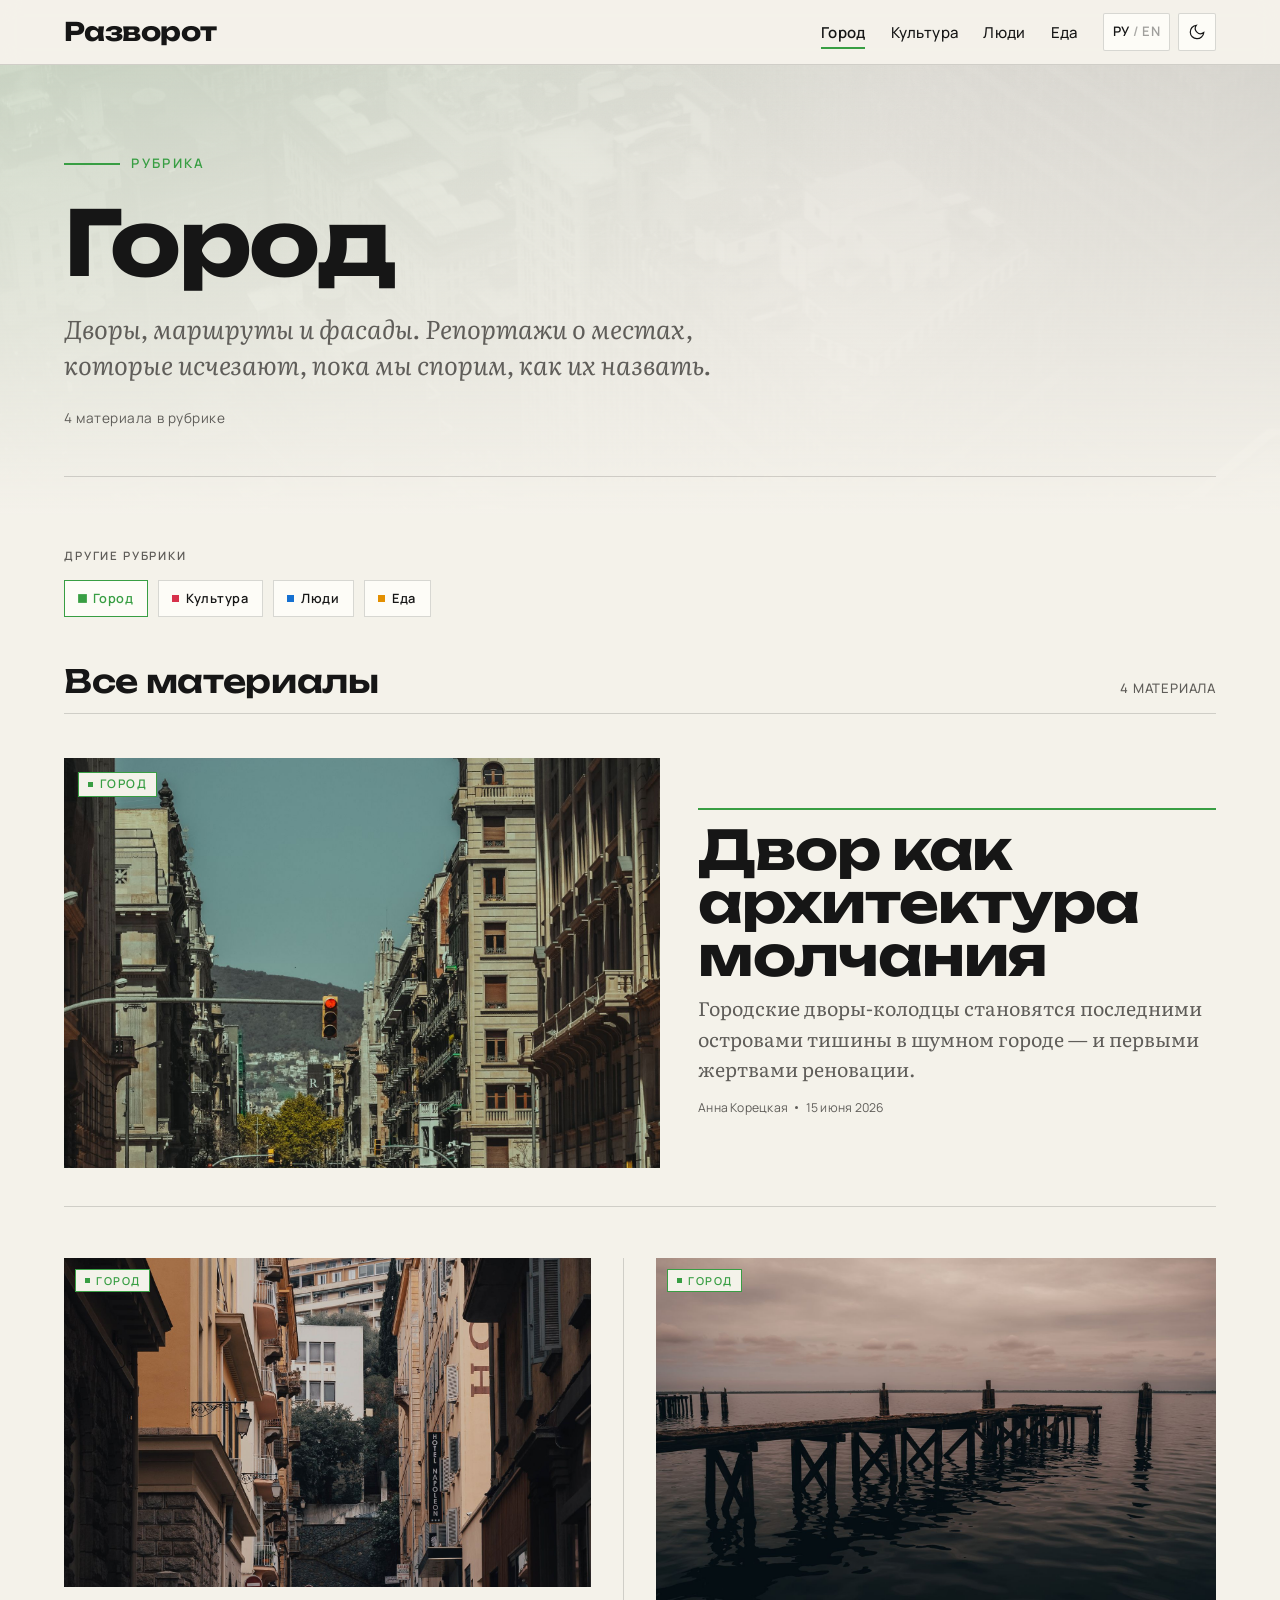
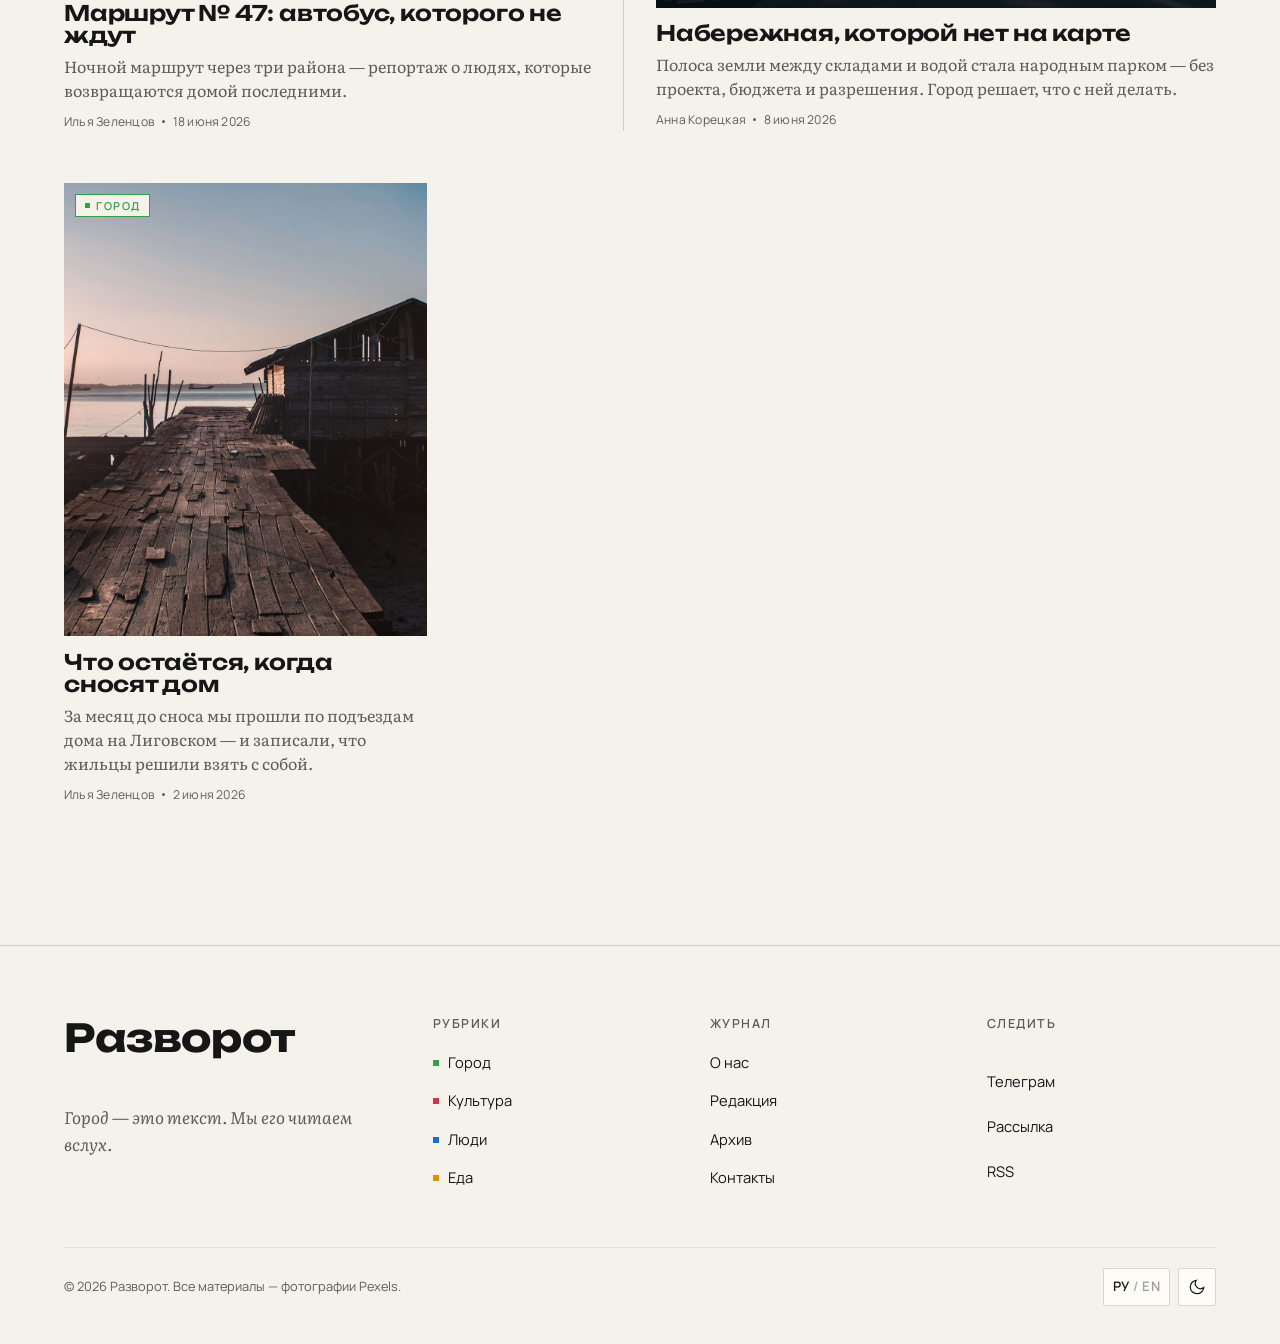
<file: rubric.html>
<!DOCTYPE html>
<html lang="ru" data-theme="light">
<head>
  <meta charset="UTF-8">
  <meta name="viewport" content="width=device-width, initial-scale=1">
  <title data-ru="Город — Разворот" data-en="City — Razvorot">Город — Разворот</title>
  <meta name="description" data-ru="Репортажи о городе: дворы, маршруты, фасады и места, которые исчезают." data-en="Reportage on the city: courtyards, routes, facades and the places that vanish." content="Репортажи о городе: дворы, маршруты, фасады и места, которые исчезают.">

  <!-- Favicon -->
  <link rel="icon" href="data:image/svg+xml,%3Csvg xmlns='http://www.w3.org/2000/svg' viewBox='0 0 32 32'%3E%3Crect width='32' height='32' fill='%23f2efe6'/%3E%3Ctext x='16' y='23' font-family='Georgia,serif' font-size='22' font-weight='700' text-anchor='middle' fill='%231a1a1a'%3E%D0%A0%3C/text%3E%3C/svg%3E">

  <!-- Theme-before-paint (no FOUC) -->
  <script>
    (function () {
      /* Mark JS active BEFORE paint — reveal.js hides content only under html.js,
         so a no-JS / failed-JS load shows everything (progressive enhancement). */
      document.documentElement.classList.add('js');
      try {
        var t = localStorage.getItem('razvorot-theme');
        if (!t) t = matchMedia('(prefers-color-scheme: dark)').matches ? 'dark' : 'light';
        document.documentElement.setAttribute('data-theme', t);
        var l = localStorage.getItem('razvorot-lang');
        if (l === 'en') document.documentElement.setAttribute('lang', 'en');
      } catch (e) {}
    })();
  </script>

  <!-- Fonts: Unbounded (display) + Literata (body serif) + Manrope (ui), cyrillic+latin -->
  <link rel="preconnect" href="https://fonts.googleapis.com">
  <link rel="preconnect" href="https://fonts.gstatic.com" crossorigin>
  <link href="https://fonts.googleapis.com/css2?family=Unbounded:wght@600;700;800&family=Literata:ital,wght@0,400;0,500;0,600;1,400;1,500&family=Manrope:wght@400;500;600;700&display=swap&subset=cyrillic,latin" rel="stylesheet">

  <!-- Styles -->
  <link rel="stylesheet" href="css/base.css">
  <link rel="stylesheet" href="css/blocks/header.css">
  <link rel="stylesheet" href="css/blocks/rubric.css">
  <link rel="stylesheet" href="css/blocks/lenta.css">
  <link rel="stylesheet" href="css/blocks/footer.css">
</head>
<body>
  <!-- Scroll progress -->
  <div class="scroll-progress" aria-hidden="true">
    <div class="scroll-progress__bar" data-scroll-progress></div>
  </div>

  <a class="skip-link" href="#main" data-ru="К содержанию" data-en="Skip to content">К содержанию</a>

  <!-- ============ SHARED HEADER ============ -->
  <header class="site-header">
    <div class="container site-header__inner">
      <a class="wordmark" href="index.html" data-ru="Разворот" data-en="Razvorot">Разворот</a>

      <nav class="site-nav" aria-label="Рубрики">
        <ul class="site-nav__list">
          <li><a class="site-nav__link" href="rubric.html" data-rubric="city"    data-ru="Город" data-en="City">Город</a></li>
          <li><a class="site-nav__link" href="rubric.html" data-rubric="culture" data-ru="Культура" data-en="Culture">Культура</a></li>
          <li><a class="site-nav__link" href="rubric.html" data-rubric="people"  data-ru="Люди" data-en="People">Люди</a></li>
          <li><a class="site-nav__link" href="rubric.html" data-rubric="food"    data-ru="Еда" data-en="Food">Еда</a></li>
        </ul>

        <div class="site-tools">
          <button class="toggle-btn" data-lang-toggle type="button" aria-pressed="false" aria-label="Сменить язык / Switch language">
            <span class="lang-toggle__ru">РУ</span><span class="lang-toggle__sep">/</span><span class="lang-toggle__en">EN</span>
          </button>
          <button class="toggle-btn" data-theme-toggle type="button" aria-pressed="false"
                  data-label-dark="Тёмная тема" data-label-light="Светлая тема" aria-label="Тёмная тема">
            <svg class="theme-toggle__icon theme-toggle__moon" viewBox="0 0 24 24" fill="none" stroke="currentColor" stroke-width="1.6" aria-hidden="true"><path d="M21 12.8A9 9 0 1 1 11.2 3a7 7 0 0 0 9.8 9.8Z"/></svg>
            <svg class="theme-toggle__icon theme-toggle__sun" viewBox="0 0 24 24" fill="none" stroke="currentColor" stroke-width="1.6" aria-hidden="true"><circle cx="12" cy="12" r="4.2"/><path d="M12 2v2.5M12 19.5V22M2 12h2.5M19.5 12H22M4.9 4.9l1.8 1.8M17.3 17.3l1.8 1.8M19.1 4.9l-1.8 1.8M6.7 17.3l-1.8 1.8"/></svg>
          </button>
          <button class="burger" data-nav-toggle type="button" aria-expanded="false" aria-controls="nav-panel" aria-label="Меню">
            <span class="burger__bars"></span>
          </button>
        </div>
      </nav>
    </div>

    <!-- Mobile panel -->
    <div class="nav-panel" id="nav-panel" data-nav-panel data-open="false">
      <ul class="nav-panel__list">
        <li><a class="nav-panel__link" href="rubric.html"><span data-rubric="city"    data-ru="Город" data-en="City">Город</span></a></li>
        <li><a class="nav-panel__link" href="rubric.html"><span data-rubric="culture" data-ru="Культура" data-en="Culture">Культура</span></a></li>
        <li><a class="nav-panel__link" href="rubric.html"><span data-rubric="people"  data-ru="Люди" data-en="People">Люди</span></a></li>
        <li><a class="nav-panel__link" href="rubric.html"><span data-rubric="food"    data-ru="Еда" data-en="Food">Еда</span></a></li>
      </ul>
    </div>
  </header>

  <main id="main">
    <!-- ============ RUBRIC HEADER — color identity scope (data-rubric) ============ -->
    <section class="rubric-head" data-rubric="city">
      <div class="container rubric-head__inner">
        <p class="rubric-head__kicker" data-reveal-head data-ru="Рубрика" data-en="Rubric">Рубрика</p>
        <h1 class="rubric-head__title" data-reveal data-ru="Город" data-en="City">Город</h1>
        <p class="rubric-head__dek" data-reveal data-ru="Дворы, маршруты и фасады. Репортажи о местах, которые исчезают, пока мы спорим, как их назвать." data-en="Courtyards, routes and facades. Reportage on the places that vanish while we argue about what to call them.">Дворы, маршруты и фасады. Репортажи о местах, которые исчезают, пока мы спорим, как их назвать.</p>
        <p class="rubric-head__meta" data-reveal data-ru="4 материала в рубрике" data-en="4 stories in this rubric">4 материала в рубрике</p>
        <hr class="rule rubric-head__rule" data-reveal>
      </div>
    </section>

    <!-- ============ FILTER ROW — rubric chips (reuse nav links as chips) ============ -->
    <section class="rubric-filter">
      <div class="container">
        <span class="rubric-filter__label" data-ru="Другие рубрики" data-en="Other rubrics">Другие рубрики</span>
        <nav aria-label="Фильтр по рубрикам">
          <ul class="rubric-filter__list">
            <li><a class="rubric-chip" href="rubric.html" data-rubric="city"    data-ru="Город" data-en="City">Город</a></li>
            <li><a class="rubric-chip" href="rubric.html" data-rubric="culture" data-ru="Культура" data-en="Culture">Культура</a></li>
            <li><a class="rubric-chip" href="rubric.html" data-rubric="people"  data-ru="Люди" data-en="People">Люди</a></li>
            <li><a class="rubric-chip" href="rubric.html" data-rubric="food"    data-ru="Еда" data-en="Food">Еда</a></li>
          </ul>
        </nav>
      </div>
    </section>

    <!-- ============ LENTA — editorial grid of this rubric's articles ============ -->
    <section class="lenta">
      <div class="container">
        <div class="lenta__head" data-reveal>
          <h2 class="lenta__title" data-ru="Все материалы" data-en="All stories">Все материалы</h2>
          <span class="lenta__count" data-ru="4 материала" data-en="4 stories">4 материала</span>
        </div>

        <div class="lenta__grid">

          <!-- HERO FEATURE (city) -->
          <a class="card card--hero" href="article.html" data-rubric="city" data-reveal>
            <div class="card__media">
              <div class="card__img-wrap">
                <img class="card__img" src="img/city-1.jpg" width="1600" height="1000" loading="eager" decoding="async"
                     data-alt-ru="Городская улица с барьерами и архитектурой" data-alt-en="A city street with barriers and architecture"
                     alt="Городская улица с барьерами и архитектурой">
              </div>
              <span class="card__kicker" data-ru="Город" data-en="City">Город</span>
            </div>
            <div class="card__body">
              <h3 class="card__title" data-ru="Двор как архитектура молчания" data-en="The Courtyard as Architecture of Silence">Двор как архитектура молчания</h3>
              <p class="card__dek" data-ru="Городские дворы-колодцы становятся последними островами тишины в шумном городе — и первыми жертвами реновации." data-en="The city's enclosed courtyards are the last refuges of quiet in a loud metropolis — and the first to fall to renovation.">Городские дворы-колодцы становятся последними островами тишины в шумном городе — и первыми жертвами реновации.</p>
              <p class="card__meta">
                <span data-ru="Анна Корецкая" data-en="Anna Koretskaya">Анна Корецкая</span>
                <span class="card__meta-dot" aria-hidden="true"></span>
                <time datetime="2026-06-15" data-ru="15 июня 2026" data-en="June 15, 2026">15 июня 2026</time>
              </p>
            </div>
          </a>

          <!-- CITY — wide -->
          <a class="card card--wide" href="article.html" data-rubric="city" data-reveal style="--d:60ms">
            <div class="card__media">
              <div class="card__img-wrap">
                <img class="card__img" src="img/city-2.jpg" width="1600" height="2000" loading="lazy" decoding="async"
                     data-alt-ru="Узкая европейская улочка" data-alt-en="A narrow European alleyway"
                     alt="Узкая европейская улочка">
              </div>
              <span class="card__kicker" data-ru="Город" data-en="City">Город</span>
            </div>
            <div class="card__body">
              <h3 class="card__title" data-ru="Маршрут № 47: автобус, которого не ждут" data-en="Route 47: The Bus Nobody Waits For">Маршрут № 47: автобус, которого не ждут</h3>
              <p class="card__dek" data-ru="Ночной маршрут через три района — репортаж о людях, которые возвращаются домой последними." data-en="A late-night route through three districts — a report on the people who come home last.">Ночной маршрут через три района — репортаж о людях, которые возвращаются домой последними.</p>
              <p class="card__meta">
                <span data-ru="Илья Зеленцов" data-en="Ilya Zelentsov">Илья Зеленцов</span>
                <span class="card__meta-dot" aria-hidden="true"></span>
                <time datetime="2026-06-18" data-ru="18 июня 2026" data-en="June 18, 2026">18 июня 2026</time>
              </p>
            </div>
          </a>

          <!-- CITY — wide -->
          <a class="card card--wide" href="article.html" data-rubric="city" data-reveal style="--d:120ms">
            <div class="card__media">
              <div class="card__img-wrap">
                <img class="card__img" src="img/article-cover.jpg" width="1600" height="1000" loading="lazy" decoding="async"
                     data-alt-ru="Заброшенная деревянная набережная над водой" data-alt-en="A derelict wooden embankment over the water"
                     alt="Заброшенная деревянная набережная над водой">
              </div>
              <span class="card__kicker" data-ru="Город" data-en="City">Город</span>
            </div>
            <div class="card__body">
              <h3 class="card__title" data-ru="Набережная, которой нет на карте" data-en="The Embankment That Isn't on the Map">Набережная, которой нет на карте</h3>
              <p class="card__dek" data-ru="Полоса земли между складами и водой стала народным парком — без проекта, бюджета и разрешения. Город решает, что с ней делать." data-en="A strip of land between warehouses and water became a people's park — with no plan, budget or permit. The city is deciding what to do with it.">Полоса земли между складами и водой стала народным парком — без проекта, бюджета и разрешения. Город решает, что с ней делать.</p>
              <p class="card__meta">
                <span data-ru="Анна Корецкая" data-en="Anna Koretskaya">Анна Корецкая</span>
                <span class="card__meta-dot" aria-hidden="true"></span>
                <time datetime="2026-06-08" data-ru="8 июня 2026" data-en="June 8, 2026">8 июня 2026</time>
              </p>
            </div>
          </a>

          <!-- CITY — standard -->
          <a class="card" href="article.html" data-rubric="city" data-reveal>
            <div class="card__media">
              <div class="card__img-wrap">
                <img class="card__img" src="img/hero-feature.jpg" width="1600" height="1100" loading="lazy" decoding="async"
                     data-alt-ru="Заброшенный причал у воды в сумерках" data-alt-en="An abandoned pier by the water at dusk"
                     alt="Заброшенный причал у воды в сумерках">
              </div>
              <span class="card__kicker" data-ru="Город" data-en="City">Город</span>
            </div>
            <div class="card__body">
              <h3 class="card__title" data-ru="Что остаётся, когда сносят дом" data-en="What Remains When a House Comes Down">Что остаётся, когда сносят дом</h3>
              <p class="card__dek" data-ru="За месяц до сноса мы прошли по подъездам дома на Лиговском — и записали, что жильцы решили взять с собой." data-en="A month before demolition we walked the stairwells of a building on Ligovsky — and noted what its residents chose to take with them.">За месяц до сноса мы прошли по подъездам дома на Лиговском — и записали, что жильцы решили взять с собой.</p>
              <p class="card__meta">
                <span data-ru="Илья Зеленцов" data-en="Ilya Zelentsov">Илья Зеленцов</span>
                <span class="card__meta-dot" aria-hidden="true"></span>
                <time datetime="2026-06-02" data-ru="2 июня 2026" data-en="June 2, 2026">2 июня 2026</time>
              </p>
            </div>
          </a>

        </div>
      </div>
    </section>
  </main>

  <!-- ============ SHARED FOOTER ============ -->
  <footer class="site-footer">
    <div class="container">
      <div class="site-footer__top">
        <div class="site-footer__brand" data-reveal>
          <a class="wordmark" href="index.html" data-ru="Разворот" data-en="Razvorot">Разворот</a>
          <p class="site-footer__about" data-ru="Город — это текст. Мы его читаем вслух." data-en="The city is a text. We read it aloud.">Город — это текст. Мы его читаем вслух.</p>
        </div>

        <div class="footer-col" data-reveal style="--d:150ms">
          <h3 class="footer-col__title" data-ru="Рубрики" data-en="Rubrics">Рубрики</h3>
          <ul class="footer-col__list">
            <li><a class="footer-col__link" href="rubric.html" data-rubric="city"    data-ru="Город" data-en="City">Город</a></li>
            <li><a class="footer-col__link" href="rubric.html" data-rubric="culture" data-ru="Культура" data-en="Culture">Культура</a></li>
            <li><a class="footer-col__link" href="rubric.html" data-rubric="people"  data-ru="Люди" data-en="People">Люди</a></li>
            <li><a class="footer-col__link" href="rubric.html" data-rubric="food"    data-ru="Еда" data-en="Food">Еда</a></li>
          </ul>
        </div>

        <div class="footer-col" data-reveal style="--d:300ms">
          <h3 class="footer-col__title" data-ru="Журнал" data-en="Magazine">Журнал</h3>
          <ul class="footer-col__list">
            <li><a class="footer-col__link" href="#" data-ru="О нас" data-en="About">О нас</a></li>
            <li><a class="footer-col__link" href="#" data-ru="Редакция" data-en="Editorial team">Редакция</a></li>
            <li><a class="footer-col__link" href="#" data-ru="Архив" data-en="Archive">Архив</a></li>
            <li><a class="footer-col__link" href="#" data-ru="Контакты" data-en="Contacts">Контакты</a></li>
          </ul>
        </div>

        <div class="footer-col" data-reveal style="--d:450ms">
          <h3 class="footer-col__title" data-ru="Следить" data-en="Follow">Следить</h3>
          <ul class="footer-col__list">
            <li><a class="footer-col__link" href="#" data-ru="Телеграм" data-en="Telegram">Телеграм</a></li>
            <li><a class="footer-col__link" href="#" data-ru="Рассылка" data-en="Newsletter">Рассылка</a></li>
            <li><a class="footer-col__link" href="#" data-ru="RSS" data-en="RSS">RSS</a></li>
          </ul>
        </div>
      </div>

      <div class="site-footer__bottom">
        <p class="site-footer__copy" data-ru="© 2026 Разворот. Все материалы — фотографии Pexels." data-en="© 2026 Razvorot. All imagery courtesy of Pexels.">© 2026 Разворот. Все материалы — фотографии Pexels.</p>
        <div class="site-tools">
          <button class="toggle-btn" data-lang-toggle type="button" aria-pressed="false" aria-label="Сменить язык / Switch language">
            <span class="lang-toggle__ru">РУ</span><span class="lang-toggle__sep">/</span><span class="lang-toggle__en">EN</span>
          </button>
          <button class="toggle-btn" data-theme-toggle type="button" aria-pressed="false"
                  data-label-dark="Тёмная тема" data-label-light="Светлая тема" aria-label="Тёмная тема">
            <svg class="theme-toggle__icon theme-toggle__moon" viewBox="0 0 24 24" fill="none" stroke="currentColor" stroke-width="1.6" aria-hidden="true"><path d="M21 12.8A9 9 0 1 1 11.2 3a7 7 0 0 0 9.8 9.8Z"/></svg>
            <svg class="theme-toggle__icon theme-toggle__sun" viewBox="0 0 24 24" fill="none" stroke="currentColor" stroke-width="1.6" aria-hidden="true"><circle cx="12" cy="12" r="4.2"/><path d="M12 2v2.5M12 19.5V22M2 12h2.5M19.5 12H22M4.9 4.9l1.8 1.8M17.3 17.3l1.8 1.8M19.1 4.9l-1.8 1.8M6.7 17.3l-1.8 1.8"/></svg>
          </button>
        </div>
      </div>
    </div>
  </footer>

  <!-- Shared module entry -->
  <script type="module" src="js/main.js"></script>
</body>
</html>
</file>
<file: css/base.css>
/* ============================================================
   base.css — reset, theme-driven body, base type, utilities,
   reveal contract, scroll-progress, a11y. Tokens from settings.css.
   ============================================================ */

@import url('./settings.css');

/* ---- Reset ---- */
*, *::before, *::after { box-sizing: border-box; }
* { margin: 0; }

html {
  overflow-x: clip;                 /* no 390px horizontal overflow */
  -webkit-text-size-adjust: 100%;
  scroll-behavior: smooth;
}
body {
  overflow-x: hidden;               /* belt + braces with html clip */
  background: var(--bg);
  color: var(--ink);
  font-family: var(--font-body);
  font-size: clamp(1rem, 0.96rem + 0.3vw, 1.125rem);
  line-height: 1.6;
  font-weight: 400;
  -webkit-font-smoothing: antialiased;
  text-rendering: optimizeLegibility;
  min-height: 100dvh;
  transition: background 0.35s var(--ease), color 0.35s var(--ease);
}

img, picture, svg, video { display: block; max-width: 100%; height: auto; }
img { background: var(--surface-2); }

button, input, select, textarea { font: inherit; color: inherit; }
button { cursor: pointer; background: none; border: none; }
a { color: inherit; text-decoration: none; }

ul, ol { list-style: none; padding: 0; }

/* ---- Base type ---- */
h1, h2, h3, h4 { font-family: var(--font-head); font-weight: 700; line-height: 1.04; letter-spacing: -0.01em; }
h1 { font-weight: 700; }
.font-ui { font-family: var(--font-ui); }

::selection { background: var(--accent); color: var(--bg); }

/* ---- Layout utilities ---- */
.container {
  width: 100%;
  max-width: var(--container);
  margin-inline: auto;
  padding-inline: var(--pad-x);
}
.u-wrap { max-width: var(--container); margin-inline: auto; }
.u-bleed { width: 100vw; margin-inline: calc(50% - 50vw); }

/* hairline column rule */
.rule { border: 0; border-top: var(--line-w) solid var(--line); }

/* ============================================================
   REVEAL CONTRACT — declared ONCE here. Blocks only toggle .is-revealed.
   PROGRESSIVE ENHANCEMENT: content is fully visible by default. The
   hidden pre-animation state is scoped to html.js — a class set by an
   inline head script BEFORE paint. If JS is disabled, fails, or a
   fast/keyboard scroll never fires the observer, nothing can ever stay
   invisible. reveal.js still ONLY toggles .is-revealed (logic untouched).
   ============================================================ */
html.js [data-reveal] {
  opacity: 0;
  transform: translateY(var(--reveal-shift));
  transition:
    opacity var(--reveal-dur) var(--ease),
    transform var(--reveal-dur) var(--ease);
  will-change: opacity, transform;
}
/* Revealed state must match the html.js-scoped hidden rule's specificity
   (the html type selector in `html.js [data-reveal]` adds one element), so
   scope the revealed rule under html.js too and let source order win. */
html.js [data-reveal].is-revealed {
  opacity: 1;
  transform: none;
}

/* headline clip-wipe (kinetic masthead / titles) */
html.js [data-reveal-head] {
  clip-path: inset(0 100% 0 0);
  transition: clip-path var(--reveal-dur) var(--ease-out);
  will-change: clip-path;
}
html.js [data-reveal-head].is-revealed {
  clip-path: inset(0 0 0 0);
}

/* staggered children via inline --d (transition-delay) */
[data-reveal][style*="--d"] { transition-delay: var(--d); }

@media (prefers-reduced-motion: reduce) {
  html { scroll-behavior: auto; }
  *, *::before, *::after {
    animation-duration: 0.001ms !important;
    transition-duration: 0.001ms !important;
  }
  html.js [data-reveal], html.js [data-reveal-head] { opacity: 1; transform: none; clip-path: none; }
}

/* ============================================================
   Scroll-progress bar — thin, top, accent-tinted.
   ============================================================ */
.scroll-progress {
  position: fixed;
  inset: 0 0 auto 0;
  height: 3px;
  z-index: 200;
  background: transparent;
  pointer-events: none;
}
.scroll-progress__bar {
  height: 100%;
  width: 0%;
  background: var(--ink);
  transform-origin: left center;
  transition: width 80ms linear;
}

/* ---- Skip link ---- */
.skip-link {
  position: absolute;
  left: 0.5rem;
  top: -3rem;
  z-index: 300;
  padding: 0.6rem 1rem;
  background: var(--ink);
  color: var(--bg);
  font-family: var(--font-ui);
  font-size: 0.875rem;
  border-radius: 0;
  transition: top 0.18s var(--ease);
}
.skip-link:focus { top: 0.5rem; }

/* ---- Focus-visible ---- */
:focus-visible {
  outline: 2px solid var(--accent);
  outline-offset: 3px;
}
[data-rubric] :focus-visible,
[data-rubric]:focus-visible { outline-color: var(--accent); }

/* ---- Helpers ---- */
.visually-hidden {
  position: absolute; width: 1px; height: 1px;
  padding: 0; margin: -1px; overflow: hidden;
  clip: rect(0 0 0 0); white-space: nowrap; border: 0;
}
</file>
<file: css/blocks/header.css>
/* ============================================================
   header.css — shared sticky masthead bar for «Разворот».
   Wordmark · rubric nav · lang-toggle (РУ/EN) · theme-toggle
   (sun/moon) · burger + mobile panel.

   Editorial broadsheet: 1px hairline rules, 0–2px radius, NO heavy
   shadows, fluid clamp(). References ONLY theme tokens (light AND
   dark). Per-rubric --accent appears ONLY on nav underlines / kickers
   / hairlines — never body text. AA in BOTH themes. Clean 390px
   reflow: mobile overrides reuse the SAME selectors. Identical across
   index.html / article.html / rubric.html.
   ============================================================ */

/* ---- Bar ---------------------------------------------------- */
.site-header {
  position: sticky;
  top: 0;
  z-index: 100;
  /* translucent newsprint; falls back to solid where no backdrop-filter */
  background: var(--bg);
  border-bottom: var(--line-w) solid var(--line);
}
@supports (backdrop-filter: blur(1px)) or (-webkit-backdrop-filter: blur(1px)) {
  .site-header {
    background: color-mix(in oklch, var(--bg) 86%, transparent);
    -webkit-backdrop-filter: saturate(1.1) blur(10px);
    backdrop-filter: saturate(1.1) blur(10px);
  }
}

.site-header__inner {
  display: flex;
  align-items: center;
  gap: clamp(1rem, 3vw, 2.5rem);
  min-height: 64px;
  padding-block: 0.7rem;
}

/* ---- Wordmark ----------------------------------------------- */
.wordmark {
  font-family: var(--font-head);
  font-weight: 700;
  font-size: clamp(1.15rem, 1rem + 0.8vw, 1.6rem);
  letter-spacing: -0.02em;
  line-height: 1;
  white-space: nowrap;
  color: var(--ink);
  transition: opacity 0.2s var(--ease);
}
.site-header .wordmark:hover { opacity: 0.7; }

/* ---- Primary nav (desktop) ---------------------------------- */
.site-nav {
  display: flex;
  align-items: center;
  gap: clamp(0.75rem, 2vw, 1.6rem);
  margin-inline-start: auto;        /* push nav + tools to the right */
}
.site-nav__list {
  display: flex;
  align-items: center;
  gap: clamp(0.85rem, 2vw, 1.6rem);
}
.site-nav__link {
  display: inline-block;
  font-family: var(--font-ui);
  font-weight: 500;
  font-size: clamp(0.85rem, 0.82rem + 0.15vw, 0.95rem);
  letter-spacing: 0.01em;
  line-height: 1;
  padding: 0.4rem 0;
  position: relative;
  color: var(--ink);              /* AA body ink — accent only on the rule */
}
/* hairline underline that resolves into the rubric accent */
.site-nav__link::after {
  content: "";
  position: absolute;
  left: 0;
  right: 0;
  bottom: -2px;
  height: 2px;
  background: var(--accent);
  transform: scaleX(0);
  transform-origin: left center;
  transition: transform 0.28s var(--ease);
}
.site-nav__link:hover::after,
.site-nav__link:focus-visible::after,
.site-nav__link[aria-current="page"]::after { transform: scaleX(1); }
.site-nav__link[aria-current="page"] { font-weight: 600; }

/* ---- Toolbar (toggles + burger) ----------------------------- */
.site-tools {
  display: flex;
  align-items: center;
  gap: 0.5rem;
}

.toggle-btn {
  display: inline-flex;
  align-items: center;
  justify-content: center;
  height: 38px;
  min-width: 38px;
  padding-inline: 0.55rem;
  border: var(--line-w) solid var(--line);
  border-radius: 2px;             /* editorial: minimal radius */
  background: var(--surface);
  color: var(--ink);
  font-family: var(--font-ui);
  font-weight: 600;
  font-size: 0.82rem;
  line-height: 1;
  letter-spacing: 0.04em;
  transition:
    background 0.2s var(--ease),
    border-color 0.2s var(--ease),
    color 0.2s var(--ease);
}
.toggle-btn:hover { border-color: var(--ink); }

/* lang toggle — РУ / EN; the inactive language dims (JS sets data-lang) */
.lang-toggle__ru,
.lang-toggle__en { display: inline; transition: opacity 0.2s var(--ease); }
[data-lang-toggle][data-lang="ru"] .lang-toggle__en,
[data-lang-toggle]:not([data-lang]) .lang-toggle__en { opacity: 0.4; }
[data-lang-toggle][data-lang="en"] .lang-toggle__ru { opacity: 0.4; }
.lang-toggle__sep { opacity: 0.35; margin-inline: 0.22rem; }

/* theme toggle — sun in dark, moon in light */
.theme-toggle__icon { width: 18px; height: 18px; }
.theme-toggle__sun  { display: none; }
.theme-toggle__moon { display: block; }
html[data-theme="dark"] .theme-toggle__sun  { display: block; }
html[data-theme="dark"] .theme-toggle__moon { display: none; }

/* ---- Burger (hidden on desktop) ----------------------------- */
.burger {
  display: none;
  width: 40px;
  height: 38px;
  border: var(--line-w) solid var(--line);
  border-radius: 2px;
  background: var(--surface);
  position: relative;
  transition: border-color 0.2s var(--ease);
}
.burger:hover { border-color: var(--ink); }
.burger__bars,
.burger__bars::before,
.burger__bars::after {
  content: "";
  position: absolute;
  left: 50%;
  top: 50%;
  width: 18px;
  height: 2px;
  background: var(--ink);
  transform: translate(-50%, -50%);
  transition: transform 0.25s var(--ease), opacity 0.2s var(--ease);
}
.burger__bars::before { transform: translate(-50%, calc(-50% - 6px)); }
.burger__bars::after  { transform: translate(-50%, calc(-50% + 6px)); }
.burger[aria-expanded="true"] .burger__bars { background: transparent; }
.burger[aria-expanded="true"] .burger__bars::before { transform: translate(-50%, -50%) rotate(45deg); }
.burger[aria-expanded="true"] .burger__bars::after  { transform: translate(-50%, -50%) rotate(-45deg); }

/* ---- Mobile panel (rendered only at the breakpoint) --------- */
.nav-panel { display: none; }

/* ============================================================
   MOBILE — broken to a single column, burger-driven panel.
   No horizontal overflow; reuses the SAME selectors as desktop.
   ============================================================ */
@media (max-width: 860px) {
  /* hide the inline list, surface the burger */
  .site-nav__list { display: none; }
  .burger { display: block; }

  .nav-panel {
    display: block;
    position: fixed;
    inset: 64px 0 auto 0;           /* tucks under the 64px bar */
    z-index: 99;
    background: var(--bg);
    border-bottom: var(--line-w) solid var(--line);
    padding: 1.25rem var(--pad-x) 2rem;
    transform: translateY(-12px);
    opacity: 0;
    pointer-events: none;
    transition: transform 0.28s var(--ease), opacity 0.28s var(--ease);
  }
  .nav-panel[data-open="true"] {
    transform: translateY(0);
    opacity: 1;
    pointer-events: auto;
  }
  .nav-panel__list {
    display: flex;
    flex-direction: column;
    gap: 0.25rem;
  }
  .nav-panel__link {
    display: block;
    font-family: var(--font-head);
    font-weight: 600;
    font-size: clamp(1.4rem, 1.2rem + 2vw, 1.75rem);
    line-height: 1.1;
    padding: 0.6rem 0;
    border-bottom: var(--line-w) solid var(--line-soft);
    color: var(--ink);
  }
  /* rubric label resolves into its accent — kicker-style, not body text */
  .nav-panel__link [data-rubric] { color: var(--accent); }
}

/* very narrow (≤390px): keep the toolbar from crowding the wordmark */
@media (max-width: 390px) {
  .site-header__inner { gap: 0.75rem; }
  .site-tools { gap: 0.4rem; }
  .toggle-btn { padding-inline: 0.45rem; }
}
</file>
<file: css/blocks/masthead.css>
/* ============================================================
   masthead.css — home hero (kinetic broadsheet masthead).
   Wide, image-led editorial scale. Title reveals via clip-wipe
   per line ([data-reveal-head]); eyebrow + tagline + hairline rule
   rise via [data-reveal]. References theme tokens ONLY — AA in
   BOTH light & dark. Per-rubric accent (lime) on eyebrow tick &
   rule ONLY, never body text. 0–2px radius, 1px hairlines, clamp().
   Blocks toggle .is-revealed only (contract lives in base.css).
   ============================================================ */

.masthead {
  position: relative;
  isolation: isolate;                 /* contain the bg + scrim z-stack */
  min-height: 85svh;
  display: flex;
  align-items: flex-end;
  padding-block: clamp(3.5rem, 8vw, 7rem) clamp(3rem, 7vw, 5.5rem);
  border-bottom: var(--line-w) solid var(--line-soft);
  overflow: clip;
}

/* Full-bleed photographic backdrop — aerial dusk rooftops, gently
   duotoned toward the journal palette. Sits behind everything (-2). */
.masthead::before {
  content: "";
  position: absolute;
  inset: 0;
  z-index: -2;
  background: url('../../img/masthead-city.jpg') center / cover no-repeat;
  /* light duotone lean, photo stays clearly visible */
  filter: saturate(0.85) contrast(1.08) brightness(1.02);
  opacity: 1;
}

/* Theme-aware scrim: light veil top/bottom (heavier at the edges, lighter
   center) in light theme so the photo shows through while the title
   still reads. Dark theme uses a simple bottom-anchored gradient. */
.masthead::after {
  content: "";
  position: absolute;
  inset: 0;
  z-index: -1;
  background: linear-gradient(
    to bottom,
    color-mix(in oklab, var(--bg) 62%, transparent) 0%,
    color-mix(in oklab, var(--bg) 28%, transparent) 42%,
    color-mix(in oklab, var(--bg) 38%, transparent) 60%,
    color-mix(in oklab, var(--bg) 68%, transparent) 100%
  );
  pointer-events: none;
}

/* Dark theme: let the photo read almost bare, just a bottom pool of
   darkness so the title sits on solid ground. */
html[data-theme="dark"] .masthead::before { filter: saturate(0.8) contrast(1.1) brightness(0.85); }
html[data-theme="dark"] .masthead::after {
  background: linear-gradient(
    to bottom,
    color-mix(in oklab, var(--bg) 10%, transparent) 0%,
    color-mix(in oklab, var(--bg) 8%, transparent) 45%,
    color-mix(in oklab, var(--bg) 60%, transparent) 100%
  );
}

/* Broadsheet measure: title gets its own column, tagline hangs in a
   second column on wide screens so the spread reads as a real masthead. */
.masthead__inner {
  display: grid;
  grid-template-columns: minmax(0, 1fr);
  gap: clamp(1.5rem, 3vw, 2.25rem);
}

/* ---- Eyebrow (kicker) — UI label, lime tick, hairline-quiet ---- */
.masthead__eyebrow {
  display: flex;
  align-items: center;
  gap: clamp(0.6rem, 1.2vw, 0.9rem);
  font-family: var(--font-ui);
  font-weight: 600;
  font-size: clamp(0.72rem, 0.68rem + 0.18vw, 0.82rem);
  line-height: 1.3;
  letter-spacing: 0.2em;
  text-transform: uppercase;
  color: var(--muted);
}
.masthead__eyebrow::before {
  content: "";
  flex: 0 0 auto;
  width: clamp(28px, 6vw, 64px);
  height: 2px;
  background: var(--accent-city);   /* per-rubric accent on rule/tick only */
}

/* ---- Kinetic display title — wide broadsheet, per-line clip-wipe ---- */
.masthead__title {
  font-family: var(--font-head);
  font-weight: 700;
  font-size: clamp(2.75rem, 1.5rem + 8.5vw, 7.5rem);
  line-height: 0.94;
  letter-spacing: -0.025em;
  text-wrap: balance;
  max-width: 18ch;
}
/* each line is its own [data-reveal-head]; clip-wipe defined in base.css.
   block + min-width:0 keeps the wipe clean and avoids overflow on narrow. */
.masthead__line {
  display: block;
  min-width: 0;
}

/* ---- Tagline — editorial serif italic, secondary ink ---- */
.masthead__tagline {
  font-family: var(--font-body);
  font-style: italic;
  font-weight: 400;
  font-size: clamp(1.2rem, 1.02rem + 1.1vw, 1.9rem);
  line-height: 1.4;
  color: var(--ink);
  max-width: 42ch;
}

/* ---- Hairline rule — full-measure column rule, minimal ---- */
.masthead__rule {
  margin-top: clamp(0.75rem, 2vw, 1.5rem);
  border-top-color: var(--line);
}

/* ============================================================
   WIDE: lay the masthead as a two-column spread (title leads,
   tagline + rule hang in a tighter right column). Title may break
   the column edge slightly for a kinetic broken-grid feel.
   ============================================================ */
@media (min-width: 900px) {
  .masthead__inner {
    grid-template-columns: minmax(0, 1.55fr) minmax(0, 1fr);
    column-gap: clamp(2rem, 5vw, 4.5rem);
    row-gap: clamp(1.5rem, 3vw, 2.5rem);
    align-items: end;
  }
  .masthead__eyebrow { grid-column: 1 / -1; }
  .masthead__title   { grid-column: 1; grid-row: 2; }
  .masthead__tagline {
    grid-column: 2;
    grid-row: 2;
    align-self: end;
    padding-bottom: 0.35em;
  }
  .masthead__rule { grid-column: 1 / -1; grid-row: 3; }
}

/* ============================================================
   MOBILE / 390px reflow — single column, no horizontal overflow.
   Reuse the SAME selectors; just relax the spread back to stacked.
   ============================================================ */
@media (max-width: 540px) {
  .masthead {
    min-height: 78svh;
    padding-block: clamp(2.25rem, 9vw, 3rem) 2.25rem;
  }
  .masthead__title { max-width: 100%; }
  .masthead__tagline { max-width: 100%; }
}

/* ---- Bottom fade: dissolve the masthead's border edge into the page
   bg so the photo feels like it breathes into the «Свежее» feed rather
   than cutting off hard. ---- */
.masthead {
  border-bottom: none;
}
.masthead::after {
  /* extend scrim gradient slightly past the box for a soft hand-off */
  bottom: -1px;
}
.masthead + .lenta {
  position: relative;
}
.masthead + .lenta::before {
  content: "";
  position: absolute;
  top: -1px;
  left: 0;
  right: 0;
  height: clamp(2rem, 5vw, 4rem);
  background: linear-gradient(to bottom, var(--bg), transparent);
  pointer-events: none;
}
</file>
<file: css/blocks/lenta.css>
/* ============================================================
   lenta.css — broken-grid article feed, mini magazine spreads.
   BEM: .lenta / .lenta__grid / .card / .card--hero / .card--wide
   Tokens from settings.css only. Reveal via .is-revealed only.
   Rubric accent on kicker + hairline rule — never on body text.
   ============================================================ */

/* ---- Section shell ---- */
.lenta {
  padding-block: var(--section-gap);
}

/* ---- Section head: title + count, separated by hairline rule below ---- */
.lenta__head {
  display: flex;
  align-items: baseline;
  justify-content: space-between;
  gap: 1rem;
  margin-bottom: clamp(1.5rem, 4vw, 2.75rem);
  padding-bottom: 0.9rem;
  border-bottom: var(--line-w) solid var(--line);
}
.lenta__title {
  font-family: var(--font-head);
  font-weight: 600;
  font-size: clamp(1.25rem, 1rem + 1.4vw, 2rem);
  letter-spacing: -0.01em;
  color: var(--ink);
}
.lenta__count {
  font-family: var(--font-ui);
  font-size: 0.82rem;
  font-weight: 500;
  color: var(--muted);
  letter-spacing: 0.06em;
  text-transform: uppercase;
  white-space: nowrap;
}

/* ============================================================
   Broken editorial grid — 12-column base.
   Cards default to span 4 (3-up). Hero spans 12. Wide spans 6.
   ============================================================ */
.lenta__grid {
  display: grid;
  grid-template-columns: repeat(12, 1fr);
  column-gap: clamp(1.5rem, 2.5vw, 2.25rem);
  row-gap: clamp(2rem, 4vw, 3.25rem);
}

/* ============================================================
   CARD — base mini-spread (photo on top, body below).
   grid-template-rows so body grows to fill available row height.
   ============================================================ */
.card {
  /* Resolve accent from [data-rubric] on the card itself */
  --accent: var(--ink);
  display: grid;
  grid-template-rows: auto 1fr;
  gap: 0.9rem;
  grid-column: span 4;
  border-radius: 0;                        /* editorial — no rounding */
  text-decoration: none;
  color: var(--ink);
}

/* Per-rubric accent resolution — kicker/border color only */
.card[data-rubric="city"]    { --accent: var(--accent-city); }
.card[data-rubric="culture"] { --accent: var(--accent-culture); }
.card[data-rubric="people"]  { --accent: var(--accent-people); }
.card[data-rubric="food"]    { --accent: var(--accent-food); }

/* ---- Card media: photo + kicker overlapping via CSS grid stack ---- */
.card__media {
  display: grid;
  grid-template-areas: "stack";
  overflow: hidden;                        /* clip kicker to photo bounds */
}
.card__img-wrap {
  grid-area: stack;
  overflow: hidden;
  aspect-ratio: 4 / 5;                    /* portrait default */
  background: var(--surface-2);
}
.card__img {
  width: 100%;
  height: 100%;
  object-fit: cover;
  display: block;
  transition: transform 0.65s var(--ease);
}
.card:hover .card__img,
.card:focus-visible .card__img {
  transform: scale(1.04);
}

/* Rubric kicker: overlaps photo at top-left via shared grid-area.
   Uses --accent for border + text (not body copy). bg = --bg for legibility. */
.card__kicker {
  grid-area: stack;
  align-self: start;
  justify-self: start;
  z-index: 2;
  margin: 0.7rem;
  display: inline-flex;
  align-items: center;
  gap: 0.4rem;
  padding: 0.25rem 0.55rem;
  background: var(--bg);
  border: var(--line-w) solid var(--accent);
  color: var(--accent);
  font-family: var(--font-ui);
  font-weight: 600;
  font-size: 0.68rem;
  letter-spacing: 0.13em;
  text-transform: uppercase;
  line-height: 1.2;
  white-space: nowrap;
  /* smooth theme switch */
  transition:
    background 0.35s var(--ease),
    color 0.35s var(--ease),
    border-color 0.35s var(--ease);
}
/* colour dot before label */
.card__kicker::before {
  content: "";
  display: block;
  width: 5px;
  height: 5px;
  flex-shrink: 0;
  background: var(--accent);
  transition: background 0.35s var(--ease);
}

/* ---- Card body ---- */
.card__body {
  display: grid;
  gap: 0.4rem;
  align-content: start;
}
.card__title {
  font-family: var(--font-head);
  font-weight: 600;
  font-size: clamp(1rem, 0.9rem + 0.55vw, 1.35rem);
  line-height: 1.06;
  letter-spacing: -0.01em;
  color: var(--ink);
  transition: color 0.25s var(--ease);
}
.card:hover .card__title,
.card:focus-visible .card__title {
  text-decoration: underline;
  text-underline-offset: 3px;
  text-decoration-thickness: 1px;
}
.card__dek {
  font-family: var(--font-body);
  font-size: clamp(0.9rem, 0.85rem + 0.2vw, 1rem);
  line-height: 1.52;
  color: var(--muted);
}
.card__meta {
  display: flex;
  align-items: center;
  gap: 0.45rem;
  margin-top: 0.2rem;
  font-family: var(--font-ui);
  font-size: 0.76rem;
  font-weight: 400;
  color: var(--muted);
  letter-spacing: 0.02em;
}
.card__meta-dot {
  display: block;
  width: 3px;
  height: 3px;
  border-radius: 50%;
  background: var(--muted);
  flex-shrink: 0;
}

/* ============================================================
   CARD--HERO — full-width (span 12), horizontal two-column spread.
   Left: oversized photo. Right: editorial body with accent top-rule.
   Kicker still overlaps photo via grid-area stack.
   ============================================================ */
.card--hero {
  grid-column: span 12;
  grid-template-columns: 1.15fr 1fr;
  grid-template-rows: auto;               /* single row, two columns */
  gap: clamp(1.5rem, 3vw, 3rem);
  align-items: center;
  padding-bottom: clamp(1.5rem, 3vw, 2.5rem);
  border-bottom: var(--line-w) solid var(--line);
}
.card--hero .card__img-wrap {
  aspect-ratio: 16 / 11;
}
/* Editorial left-column body: accent top rule as visual anchor */
.card--hero .card__body {
  gap: 0.65rem;
  border-top: 2px solid var(--accent);
  padding-top: 0.9rem;
  transition: border-color 0.35s var(--ease);
}
.card--hero .card__kicker {
  font-size: 0.74rem;
  margin: 0.9rem;
}
.card--hero .card__title {
  font-family: var(--font-head);
  font-weight: 700;
  font-size: clamp(1.85rem, 1.3rem + 3vw, 3.4rem);
  line-height: 0.97;
  letter-spacing: -0.02em;
}
.card--hero .card__dek {
  font-size: clamp(1rem, 0.95rem + 0.4vw, 1.22rem);
  line-height: 1.56;
  max-width: 46ch;
}

/* ============================================================
   CARD--WIDE — 6-column (half-grid). Horizontal rhythm breaker.
   Two wide cards sit in a row, splitting the 12 cols evenly.
   A hairline column rule between them via border-right on :nth-child.
   ============================================================ */
.card--wide {
  grid-column: span 6;
}
.card--wide .card__img-wrap {
  aspect-ratio: 16 / 10;
}

/* Column rule hairline between the two .card--wide pairs.
   nth-child(2) and nth-child(4) are the first of each wide pair in DOM order
   (hero is child 1, wide-city is child 2, wide-culture is child 3 …).
   We use border-right on the first wide card of each pair. */
.lenta__grid > .card--wide:nth-child(2) {
  border-right: var(--line-w) solid var(--line);
  padding-right: clamp(1.5rem, 2.5vw, 2.25rem);
  /* negative margin trick: pull right so padding doesn't shift layout */
  /* skip trick — use gap already; just border on the card body edge */
}

/* ---- Vertical hairline between .card--wide pairs ----
   Use a pseudo on the grid rather than padding hacks, to avoid layout shift.
   The gap already provides visual space; the rule rides the midpoint. */
.lenta__grid {
  position: relative;                      /* anchor for column rule pseudo */
}

/* ============================================================
   MOBILE BREAKPOINTS
   Rule: mobile overrides of desktop nth-child MUST reuse the SAME selectors.
   ============================================================ */

/* ---- Tablet: 860px — stack wide to full, pair standard cards 6-up ---- */
@media (max-width: 860px) {
  .lenta__grid {
    column-gap: clamp(1.25rem, 4vw, 2rem);
    row-gap: clamp(1.75rem, 5vw, 2.5rem);
  }

  /* Default card: 2-up (span 6 each) */
  .card { grid-column: span 6; }

  /* Hero stacks vertically */
  .card--hero {
    grid-column: span 12;
    grid-template-columns: 1fr;
    grid-template-rows: auto auto;
    align-items: start;
  }
  .card--hero .card__img-wrap { aspect-ratio: 16 / 10; }

  /* Wide cards go full-width at tablet */
  .card--wide { grid-column: span 12; }
  .card--wide .card__img-wrap { aspect-ratio: 16 / 10; }

  /* Remove column rule hairline on stacked wide cards */
  .lenta__grid > .card--wide:nth-child(2) {
    border-right: none;
    padding-right: 0;
  }
}

/* ---- Mobile: 540px — single column, reset aspect ratios ---- */
@media (max-width: 540px) {
  .lenta__grid {
    column-gap: 0;
    row-gap: clamp(1.5rem, 6vw, 2.25rem);
  }

  /* All cards: single column */
  .card        { grid-column: span 12; }
  .card--wide  { grid-column: span 12; }

  /* Portrait default on standard cards */
  .card__img-wrap         { aspect-ratio: 4 / 3; }

  /* Wide: wider ratio on small screen */
  .card--wide .card__img-wrap { aspect-ratio: 16 / 9; }

  /* Hero: compact ratio on 390px */
  .card--hero { grid-column: span 12; }
  .card--hero .card__img-wrap { aspect-ratio: 3 / 2; }

  /* Keep hero body accent rule */
  .card--hero .card__body {
    border-top: 2px solid var(--accent);
    padding-top: 0.75rem;
  }

  /* Remove column hairline (nth-child 2 reuse) */
  .lenta__grid > .card--wide:nth-child(2) {
    border-right: none;
    padding-right: 0;
  }

  /* Tighten kicker margin on small screens */
  .card__kicker { margin: 0.55rem; }
  .card--hero .card__kicker { margin: 0.55rem; }
}
</file>
<file: css/blocks/newsletter.css>
/* ============================================================
   newsletter.css — BEM block for «Разворот» newsletter signup.
   Tokens from settings.css (via base.css). No hardcoded colors.
   Editorial hairline rules, fluid type, AA in light AND dark.
   is-done toggled on .newsletter__inner[data-newsletter] by inline JS.
   ============================================================ */

/* ---- Section wrapper ---- */
.newsletter {
  position: relative;
  isolation: isolate;
  padding-block: var(--section-gap);
  border-top: var(--line-w) solid var(--line);
  overflow: clip;
}

/* Muted city texture behind the newsletter, faded into --bg so the boxed
   form stays crisp. Duotone-lean toward the city/newsletter accent (lime). */
.newsletter::before {
  content: "";
  position: absolute;
  inset: 0;
  z-index: -2;
  background: url('../../img/masthead-bg.jpg') center / cover no-repeat;
  filter: grayscale(1) brightness(1.05);
  opacity: 0.18;
}
.newsletter::after {
  content: "";
  position: absolute;
  inset: 0;
  z-index: -1;
  background: radial-gradient(
    120% 90% at 50% 0%,
    color-mix(in oklab, var(--bg) 40%, transparent) 0%,
    var(--bg) 72%
  );
  pointer-events: none;
}

/* ---- Inner: two-column editorial split, boxed with hairlines ---- */
.newsletter__inner {
  display: grid;
  grid-template-columns: 1fr 1fr;
  gap: 0;                        /* hairline separator handles spacing */
  align-items: start;
  border: var(--line-w) solid var(--line);
  background: var(--surface);
  position: relative;
}

/* Left column (text) */
.newsletter__inner > div:first-child {
  padding: clamp(2rem, 4vw, 3rem);
  border-right: var(--line-w) solid var(--line);
}

/* Right column (form) */
.newsletter__form {
  padding: clamp(2rem, 4vw, 3rem);
  display: grid;
  gap: clamp(0.625rem, 1.2vw, 0.875rem);
}

/* ---- Title ---- */
.newsletter__title {
  font-family: var(--font-head);
  font-weight: 700;
  font-size: clamp(1.625rem, 1.1rem + 2.5vw, 2.75rem);
  line-height: 1.04;
  letter-spacing: -0.02em;
  color: var(--ink);
  margin-bottom: clamp(0.625rem, 1.2vw, 0.875rem);
}

/* Kicker rule above title — editorial accent via lime (city/newsletter accent) */
.newsletter__title::before {
  content: '';
  display: block;
  width: 2.5rem;
  height: var(--line-w);
  background: var(--accent-city);
  margin-bottom: clamp(0.875rem, 1.5vw, 1.125rem);
}

/* ---- Lead text ---- */
.newsletter__lead {
  font-family: var(--font-body);
  font-size: clamp(0.9375rem, 0.85rem + 0.5vw, 1.0625rem);
  font-style: italic;
  line-height: 1.65;
  color: var(--muted);
  max-width: 36ch;
}

/* ---- Input + button fused row ---- */
.newsletter__row {
  display: grid;
  grid-template-columns: 1fr auto;
  border: var(--line-w) solid var(--line);
  background: var(--field);
  overflow: hidden;
  transition: border-color 0.2s var(--ease), box-shadow 0.2s var(--ease);
}

.newsletter__row:focus-within {
  border-color: var(--ink);
}

/* ---- Email input ---- */
.newsletter__input {
  min-width: 0;
  padding: clamp(0.75rem, 1.3vw, 0.9rem) clamp(0.875rem, 1.4vw, 1rem);
  background: transparent;
  border: none;
  border-right: var(--line-w) solid var(--line);
  color: var(--ink);
  font-family: var(--font-ui);
  font-size: clamp(0.875rem, 0.95vw, 1rem);
  font-weight: 400;
  outline: none;
  border-radius: 0;
  transition: background 0.15s var(--ease);
}

.newsletter__input::placeholder {
  color: var(--muted);
  font-style: italic;
}

.newsletter__input:focus {
  background: var(--surface-2);
}

/* ---- Submit button ---- */
.newsletter__btn {
  padding: clamp(0.75rem, 1.3vw, 0.9rem) clamp(1rem, 1.8vw, 1.5rem);
  background: var(--ink);
  color: var(--bg);
  font-family: var(--font-ui);
  font-size: clamp(0.75rem, 0.85vw, 0.875rem);
  font-weight: 600;
  letter-spacing: 0.06em;
  text-transform: uppercase;
  border: none;
  border-radius: 0;
  white-space: nowrap;
  cursor: pointer;
  transition: background 0.2s var(--ease), color 0.2s var(--ease);
}

.newsletter__btn:hover {
  background: var(--muted);
}

.newsletter__btn:active {
  opacity: 0.8;
}

.newsletter__btn:focus-visible {
  outline: 2px solid var(--accent-city);
  outline-offset: -3px;
}

/* ---- Privacy note ---- */
.newsletter__note {
  font-family: var(--font-ui);
  font-size: clamp(0.6875rem, 0.78vw, 0.8125rem);
  color: var(--muted);
  line-height: 1.45;
}

/* ---- Success state ---- */
/* is-done is placed on .newsletter__inner by the inline script */
.newsletter__success {
  display: none;
  align-items: center;
  gap: 0.625rem;
  font-family: var(--font-ui);
  font-size: clamp(0.9375rem, 1.05vw, 1.0625rem);
  font-weight: 500;
  color: var(--ink);
}

.newsletter__success-icon {
  flex-shrink: 0;
  width: 1.625rem;
  height: 1.625rem;
  stroke: var(--accent-city);
}

/* Animated check draw */
.newsletter__success-icon path {
  stroke: var(--accent-city);
  stroke-dasharray: 24;
  stroke-dashoffset: 24;
}

/* Toggled by JS on .newsletter__inner.is-done */
.newsletter__inner.is-done .newsletter__form {
  display: none;
}

.newsletter__inner.is-done .newsletter__success {
  display: flex;
}

.newsletter__inner.is-done .newsletter__success-icon path {
  animation: nl-check 0.5s var(--ease) 0.1s forwards;
}

@keyframes nl-check {
  to { stroke-dashoffset: 0; }
}

/* ============================================================
   RESPONSIVE — 390px clean reflow.
   Mobile overrides reuse the SAME nth-child selectors where applicable.
   ============================================================ */

@media (max-width: 760px) {
  /* Single-column stacked layout */
  .newsletter__inner {
    grid-template-columns: 1fr;
  }

  /* Remove right border on the text block when stacked */
  .newsletter__inner > div:first-child {
    border-right: none;
    border-bottom: var(--line-w) solid var(--line);
  }

  /* Stack input above button on very narrow viewports */
  .newsletter__row {
    grid-template-columns: 1fr;
  }

  .newsletter__input {
    border-right: none;
    border-bottom: var(--line-w) solid var(--line);
  }

  .newsletter__btn {
    width: 100%;
    text-align: center;
  }

  .newsletter__lead {
    max-width: 100%;
  }
}

/* ---- Reduced motion ---- */
/* base.css handles [data-reveal]; here only the SVG animation. */
@media (prefers-reduced-motion: reduce) {
  .newsletter__success-icon path {
    stroke-dashoffset: 0;
    animation: none;
  }
}
</file>
<file: css/blocks/footer.css>
/* footer.css — shared editorial footer: brand + tagline (reveal),
   3-col link grid (rubric-scoped accents), copyright + toggles, hairline rules.
   AA contrast light & dark, reveals via .is-revealed, clean mobile reflow. */

.site-footer {
  border-top: var(--line-w) solid var(--line);
  padding-block: clamp(2.5rem, 6vw, 4.5rem) clamp(1.5rem, 3vw, 2.5rem);
  margin-top: var(--section-gap);
  background: var(--bg);
  color: var(--ink);
}

/* ---- Top: brand, tagline (reveal), 3-col links ---- */
.site-footer__top {
  display: grid;
  grid-template-columns: 1.4fr 1fr 1fr 1fr;
  gap: clamp(1.5rem, 4vw, 3rem);
  margin-bottom: clamp(2rem, 5vw, 3.5rem);
}

/* Brand column — wordmark + tagline, both reveal */
.site-footer__brand {
  display: grid;
  gap: 0.8rem;
}
.site-footer__brand .wordmark {
  font-size: clamp(1.6rem, 1.2rem + 1.5vw, 2.4rem);
  font-weight: 700;
  line-height: 1.04;
  letter-spacing: -0.01em;
  color: var(--ink);
  display: inline-block;
  width: max-content;
}
.site-footer__about {
  font-family: var(--font-body);
  font-size: clamp(0.95rem, 0.9rem + 0.3vw, 1.05rem);
  font-style: italic;
  font-weight: 400;
  color: var(--muted);
  max-width: 34ch;
  line-height: 1.58;
}

/* Link columns — rubrics, magazine, follow */
.footer-col {
  display: grid;
  gap: 1rem;
}
.footer-col__title {
  font-family: var(--font-ui);
  font-weight: 600;
  font-size: 0.78rem;
  letter-spacing: 0.12em;
  text-transform: uppercase;
  color: var(--muted);
}
.footer-col__list {
  display: grid;
  gap: 0.6rem;
}
.footer-col__link {
  font-family: var(--font-ui);
  font-size: 0.92rem;
  font-weight: 400;
  color: var(--ink);
  position: relative;
  width: max-content;
  transition: color 0.22s var(--ease);
}

/* Rubric links: accent dot indicator */
.footer-col__link[data-rubric] {
  color: var(--ink);
}
.footer-col__link[data-rubric]::before {
  content: "";
  display: inline-block;
  width: 6px;
  height: 6px;
  margin-right: 0.55rem;
  background: var(--accent);
  border-radius: 0;
  vertical-align: 0.15em;
}
.footer-col__link[data-rubric="city"]    { --accent: var(--accent-city); }
.footer-col__link[data-rubric="culture"] { --accent: var(--accent-culture); }
.footer-col__link[data-rubric="people"]  { --accent: var(--accent-people); }
.footer-col__link[data-rubric="food"]    { --accent: var(--accent-food); }

.footer-col__link:hover {
  color: var(--muted);
  text-decoration: underline;
  text-underline-offset: 3px;
}

/* ---- Bottom: copyright + toggles (thin hairline above) ---- */
.site-footer__bottom {
  display: flex;
  align-items: center;
  justify-content: space-between;
  gap: clamp(1rem, 3vw, 2rem);
  flex-wrap: wrap;
  padding-top: 1.25rem;
  border-top: var(--line-w) solid var(--line-soft);
}
.site-footer__copy {
  font-family: var(--font-ui);
  font-size: 0.8rem;
  font-weight: 400;
  color: var(--muted);
  line-height: 1.5;
}

/* ---- Reveals ----
   Footer columns rise on scroll-enter via the shared [data-reveal] contract
   (base.css + reveal.js). Each .site-footer__top column carries data-reveal in
   the HTML; stagger is set inline per column with --d. No block-local keyframes
   or transitions — base.css owns the single .is-revealed motion. */

/* ---- Mobile: 2-col, then 1-col ---- */
@media (max-width: 860px) {
  .site-footer__top {
    grid-template-columns: repeat(2, 1fr);
  }
  /* brand column spans full width */
  .site-footer__top > :first-child {
    grid-column: 1 / -1;
  }
}

@media (max-width: 480px) {
  .site-footer__top {
    grid-template-columns: 1fr;
  }

  .site-footer__bottom {
    flex-direction: column;
    align-items: flex-start;
    gap: 1rem;
  }
  .site-footer__copy {
    order: 2;
    width: 100%;
  }
}
</file>
<file: css/blocks/article.css>
/* ============================================================
   article.css — long-form reading page = a magazine spread.
   Full-bleed cover, kinetic clip-wipe title, rubric kicker, meta,
   ~68ch Spectral reading column, floating pull-quote OUTSIDE the
   column, inline image, related-articles strip (reuses .card).
   Tokens only. Per-rubric accent via [data-rubric] scope.
   ============================================================ */

.article { --accent: var(--ink); }
.article[data-rubric="city"]    { --accent: var(--accent-city); }
.article[data-rubric="culture"] { --accent: var(--accent-culture); }
.article[data-rubric="people"]  { --accent: var(--accent-people); }
.article[data-rubric="food"]    { --accent: var(--accent-food); }

/* ---- Full-bleed cover ---- */
.article-cover {
  position: relative;
  width: 100vw;
  margin-inline: calc(50% - 50vw);
  aspect-ratio: 16 / 9;
  max-height: 78vh;
  overflow: hidden;
  background: var(--surface-2);
}
.article-cover__img {
  position: absolute;
  inset: 0;
  width: 100%;
  height: 100%;
  object-fit: cover;
}
.article-cover::after {
  content: "";
  position: absolute;
  inset: 0;
  background: linear-gradient(
    to bottom,
    oklch(0 0 0 / 0.05) 0%,
    oklch(0 0 0 / 0) 35%,
    oklch(0 0 0 / 0.55) 100%
  );
  pointer-events: none;
}

@media (max-width: 640px) {
  .article-cover { aspect-ratio: 4 / 5; max-height: 70vh; }
}

/* ---- Headline block (overlaps bottom of cover) ---- */
.article-head {
  position: relative;
  z-index: 3;
  margin-top: clamp(-7rem, -10vw, -3.5rem);
  margin-bottom: clamp(2rem, 5vw, 3.5rem);
}
.article-head__inner {
  display: grid;
  gap: clamp(1rem, 2.5vw, 1.6rem);
}

.article-head__kicker {
  display: inline-flex;
  align-items: center;
  gap: 0.45rem;
  width: max-content;
  padding: 0.35rem 0.7rem;
  background: var(--bg);
  border: var(--line-w) solid var(--accent);
  color: var(--accent);
  font-family: var(--font-ui);
  font-weight: 600;
  font-size: 0.72rem;
  letter-spacing: 0.14em;
  text-transform: uppercase;
}
.article-head__kicker::before {
  content: "";
  width: 6px; height: 6px;
  background: var(--accent);
}

.article-head__title {
  font-family: var(--font-head);
  font-weight: 700;
  font-size: clamp(2.3rem, 1.6rem + 4.4vw, 5rem);
  line-height: 0.98;
  letter-spacing: -0.025em;
  color: var(--ink);
  max-width: 16ch;
}
.article-head__title .article-head__line { display: block; }

.article-head__dek {
  font-family: var(--font-body);
  font-style: italic;
  font-size: clamp(1.15rem, 1rem + 1vw, 1.7rem);
  line-height: 1.35;
  color: var(--muted);
  max-width: 32ch;
}

/* ---- Author / date meta row ---- */
.article-meta {
  display: flex;
  flex-wrap: wrap;
  align-items: center;
  gap: 0.6rem 0.9rem;
  padding-top: 0.9rem;
  border-top: var(--line-w) solid var(--line);
  font-family: var(--font-ui);
  font-size: 0.85rem;
  letter-spacing: 0.02em;
  color: var(--muted);
}
.article-meta__author { color: var(--ink); font-weight: 600; }
.article-meta__dot { width: 3px; height: 3px; background: var(--muted); border-radius: 50%; }

/* ---- Long-form reading column (~68ch Spectral) ---- */
.article-body {
  position: relative;
  max-width: 68ch;
  margin-inline: auto;
  margin-bottom: var(--section-gap);
}
.article-body__p {
  font-family: var(--font-body);
  font-size: clamp(1.08rem, 1rem + 0.4vw, 1.25rem);
  line-height: 1.72;
  color: var(--ink);
}
.article-body__p + .article-body__p { margin-top: 1.4em; }

/* drop-cap on the first paragraph — editorial flourish */
.article-body__p--lead::first-letter {
  float: left;
  font-family: var(--font-head);
  font-weight: 700;
  font-size: 3.6em;
  line-height: 0.74;
  padding: 0.06em 0.12em 0 0;
  color: var(--accent);
}

/* ---- Floating pull-quote — OUTSIDE the reading column ----
   Breaks the 68ch column out to a wider editorial measure. The breakout
   is capped at the column width itself (clamped to 0), so it can never
   push past the container / viewport — no 390px overflow. */
.article-pullquote {
  --break: clamp(0px, 6vw, 6rem);
  margin-block: clamp(2.5rem, 6vw, 4rem);
  width: calc(100% + var(--break) * 2);
  margin-inline: calc(var(--break) * -1);
  padding-left: clamp(1.25rem, 3vw, 2.5rem);
  border-left: 3px solid var(--accent);
}
.article-pullquote__text {
  font-family: var(--font-head);
  font-weight: 600;
  font-size: clamp(1.5rem, 1.1rem + 2.4vw, 2.9rem);
  line-height: 1.1;
  letter-spacing: -0.02em;
  color: var(--ink);
}
.article-pullquote__cite {
  display: block;
  margin-top: 1rem;
  font-family: var(--font-ui);
  font-weight: 600;
  font-size: 0.85rem;
  letter-spacing: 0.06em;
  text-transform: uppercase;
  color: var(--accent);
  font-style: normal;
}

/* ---- Inline figure inside the flow ----
   Same capped breakout as the pull-quote; stays inside the container. */
.article-figure {
  --break: clamp(0px, 7vw, 8rem);
  margin-block: clamp(2.25rem, 5vw, 3.5rem);
  width: calc(100% + var(--break) * 2);
  margin-inline: calc(var(--break) * -1);
}
.article-figure__img-wrap {
  position: relative;
  overflow: hidden;
  aspect-ratio: 16 / 10;
  background: var(--surface-2);
}
.article-figure__img {
  position: absolute;
  inset: 0;
  width: 100%;
  height: 100%;
  object-fit: cover;
}
.article-figure__cap {
  margin-top: 0.75rem;
  padding-left: 0.9rem;
  border-left: 2px solid var(--accent);
  font-family: var(--font-ui);
  font-size: 0.82rem;
  line-height: 1.45;
  color: var(--muted);
  max-width: 52ch;
}

/* ---- Related-articles strip (reuses .card grid) ---- */
.article-related {
  padding-top: clamp(2rem, 5vw, 3rem);
  border-top: var(--line-w) solid var(--line);
}
.article-related__head {
  display: flex;
  align-items: baseline;
  justify-content: space-between;
  gap: 1rem;
  margin-bottom: clamp(1.5rem, 4vw, 2.5rem);
}
.article-related__title {
  font-family: var(--font-head);
  font-weight: 600;
  font-size: clamp(1.2rem, 1rem + 1.2vw, 1.9rem);
  letter-spacing: -0.01em;
}
.article-related__back {
  font-family: var(--font-ui);
  font-size: 0.85rem;
  letter-spacing: 0.04em;
  color: var(--muted);
}
.article-related__back:hover { color: var(--ink); text-decoration: underline; text-underline-offset: 3px; }

.article-related__grid {
  display: grid;
  grid-template-columns: repeat(12, 1fr);
  gap: clamp(1.75rem, 3vw, 2.75rem) clamp(1.5rem, 2.5vw, 2.25rem);
}

/* ---- Mobile ---- */
@media (max-width: 860px) {
  .article-related__grid .card { grid-column: span 6; }
}
@media (max-width: 540px) {
  .article-head { margin-top: clamp(-4.5rem, -14vw, -2.5rem); }
  .article-related__grid .card { grid-column: span 12; }
}
</file>
<file: css/blocks/rubric.css>
/* rubric.css — rubric landing header with per-rubric color identity.
   Scope element carries [data-rubric="…"] so --accent resolves to the
   rubric color. Kicker resolves into the rubric color (clip-wipe head),
   broadsheet title, dek, count meta, 1px rule. Filter row = rubric nav
   links styled as editorial chips (active chip wears its own accent).
   Accent on kicker/rule/chips ONLY — never body text. Tokens only. */

.rubric-head {
  position: relative;
  isolation: isolate;
  padding-block: clamp(3rem, 7vw, 5.5rem) clamp(1.75rem, 3vw, 2.75rem);
  overflow: clip;
}

/* Duotone-lean city texture behind the rubric title, tinted toward the
   rubric --accent. Faded into --bg so the broadsheet title keeps AA. */
.rubric-head::before {
  content: "";
  position: absolute;
  inset: 0;
  z-index: -2;
  background: url('../../img/masthead-bg.jpg') center / cover no-repeat;
  filter: grayscale(1) brightness(1.05);
  opacity: 0.32;
}
.rubric-head::after {
  content: "";
  position: absolute;
  inset: 0;
  z-index: -1;
  /* accent wash + fade to --bg toward the bottom where the title sits */
  background:
    linear-gradient(
      to bottom,
      color-mix(in oklab, var(--bg) 55%, transparent) 0%,
      color-mix(in oklab, var(--bg) 82%, transparent) 60%,
      var(--bg) 100%
    ),
    linear-gradient(
      120deg,
      color-mix(in oklab, var(--accent) 26%, transparent) 0%,
      transparent 60%
    );
  pointer-events: none;
}
.rubric-head__inner {
  display: grid;
  gap: clamp(1rem, 2.5vw, 1.6rem);
}

/* kicker — resolves into the rubric accent (clip-wipe via [data-reveal-head]) */
.rubric-head__kicker {
  display: inline-flex;
  align-items: center;
  gap: 0.7rem;
  font-family: var(--font-ui);
  font-weight: 600;
  font-size: 0.82rem;
  letter-spacing: 0.18em;
  text-transform: uppercase;
  color: var(--accent);
  width: fit-content;
}
.rubric-head__kicker::before {
  content: "";
  width: clamp(28px, 6vw, 56px);
  height: 2px;
  background: var(--accent);
}

.rubric-head__title {
  font-family: var(--font-head);
  font-weight: 700;
  font-size: clamp(2.6rem, 8vw, 5.6rem);
  line-height: 0.96;
  letter-spacing: -0.025em;
  color: var(--ink);
  max-width: 14ch;
}

.rubric-head__dek {
  font-family: var(--font-body);
  font-style: italic;
  font-size: clamp(1.1rem, 1rem + 0.9vw, 1.6rem);
  line-height: 1.4;
  color: var(--muted);
  max-width: 44ch;
}

.rubric-head__meta {
  font-family: var(--font-ui);
  font-size: 0.85rem;
  letter-spacing: 0.04em;
  color: var(--muted);
}

.rubric-head__rule { margin-top: clamp(0.5rem, 2vw, 1.25rem); }

/* ---- Filter row — rubric chips (reuse nav links, styled editorial) ---- */
.rubric-filter {
  padding-block: clamp(1.25rem, 3vw, 2rem) 0;
}
.rubric-filter__label {
  font-family: var(--font-ui);
  font-weight: 600;
  font-size: 0.72rem;
  letter-spacing: 0.16em;
  text-transform: uppercase;
  color: var(--muted);
  display: block;
  margin-bottom: 0.9rem;
}
.rubric-filter__list {
  display: flex;
  flex-wrap: wrap;
  gap: 0.6rem;
  list-style: none;
  margin: 0;
  padding: 0;
}
/* li wrappers carry no layout — chips remain the direct flex items */
.rubric-filter__list > li { display: contents; }

/* each chip carries its own [data-rubric] → its own --accent */
.rubric-chip {
  display: inline-flex;
  align-items: center;
  gap: 0.45rem;
  padding: 0.45rem 0.85rem;
  border: var(--line-w) solid var(--line);
  background: var(--surface);
  color: var(--ink);
  font-family: var(--font-ui);
  font-weight: 600;
  font-size: 0.8rem;
  letter-spacing: 0.04em;
  transition: border-color 0.22s var(--ease), color 0.22s var(--ease), background 0.22s var(--ease);
}
.rubric-chip::before {
  content: "";
  width: 7px;
  height: 7px;
  background: var(--accent);
  transition: transform 0.22s var(--ease);
}
.rubric-chip:hover {
  border-color: var(--accent);
  color: var(--accent);
}
.rubric-chip:hover::before { transform: scale(1.25); }

/* active chip wears its rubric accent fully */
.rubric-chip[aria-current="page"] {
  border-color: var(--accent);
  color: var(--accent);
}
.rubric-chip[aria-current="page"]::before { transform: scale(1.25); }

/* tighten the trailing lenta when it follows the filter row */
.rubric-filter + .lenta { padding-block-start: clamp(2rem, 4vw, 3rem); }

@media (max-width: 540px) {
  .rubric-head__title { max-width: 100%; }
  .rubric-filter__list { gap: 0.5rem; }
}
</file>
